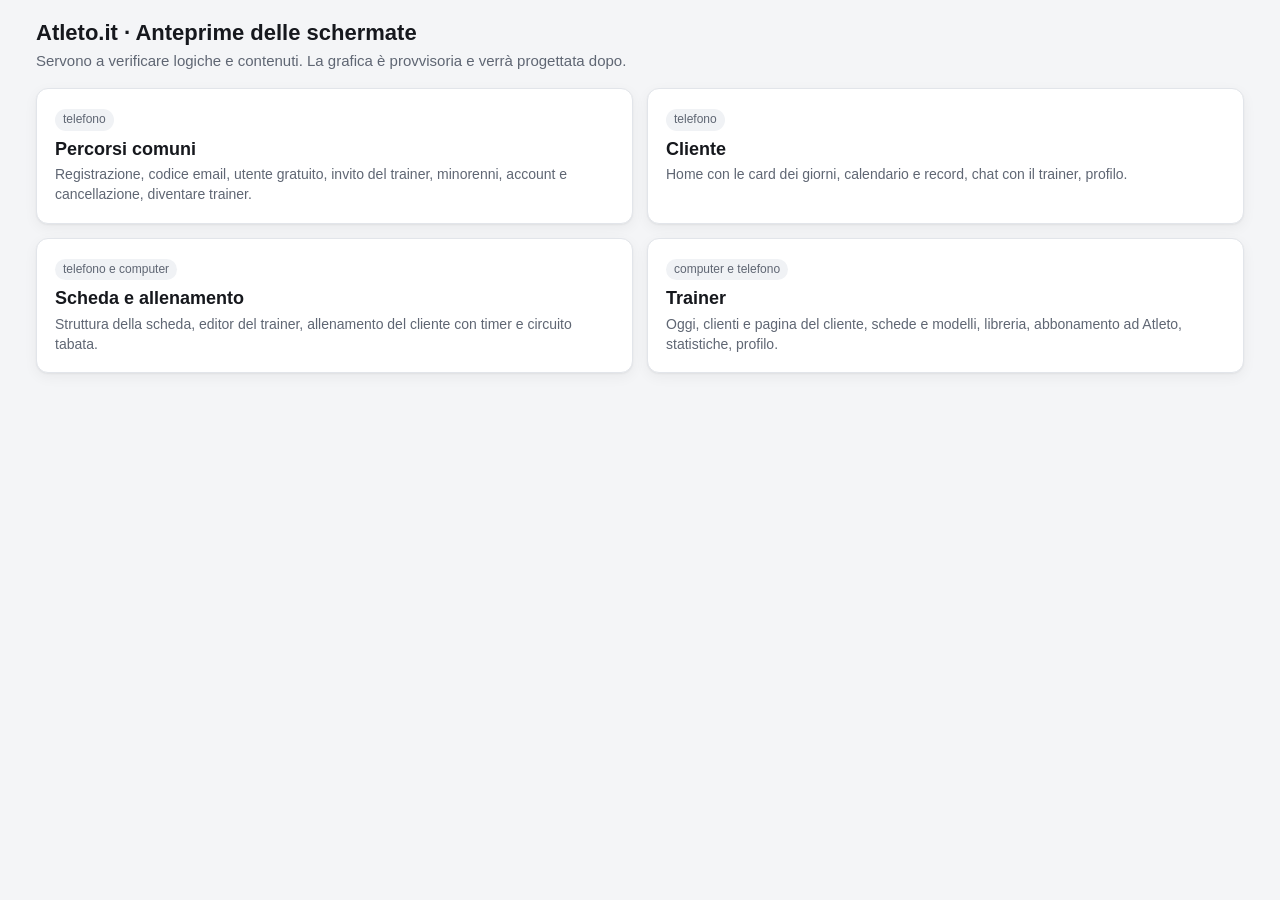
<file: atleto-anteprime/index.html>
<!doctype html>
<html lang="it">
<head>
<meta charset="utf-8">
<meta name="robots" content="noindex, nofollow">
<meta name="viewport" content="width=device-width, initial-scale=1">
<title>Anteprime Atleto.it</title>
<link rel="stylesheet" href="stile.css">
<style>
.tiles{display:grid;gap:14px;grid-template-columns:1fr}
@media(min-width:760px){.tiles{grid-template-columns:1fr 1fr}}
.tile{display:block;text-decoration:none;color:inherit;padding:18px}
.tile:hover{border-color:var(--accent)}
.tile h2{font-size:18px;margin-bottom:4px}
.tile p{color:var(--muted);font-size:14px}
</style>
</head>
<body>
<div class="wrap">
  <div class="top">
    <div>
      <h1>Atleto.it · Anteprime delle schermate</h1>
      <p>Servono a verificare logiche e contenuti. La grafica è provvisoria e verrà progettata dopo.</p>
    </div>
  </div>
  <div class="tiles">
    <a class="card tile" href="accesso.html"><span class="pill">telefono</span><h2 style="margin-top:8px">Percorsi comuni</h2><p>Registrazione, codice email, utente gratuito, invito del trainer, minorenni, account e cancellazione, diventare trainer.</p></a>
    <a class="card tile" href="cliente.html"><span class="pill">telefono</span><h2 style="margin-top:8px">Cliente</h2><p>Home con le card dei giorni, calendario e record, chat con il trainer, profilo.</p></a>
    <a class="card tile" href="scheda.html"><span class="pill">telefono e computer</span><h2 style="margin-top:8px">Scheda e allenamento</h2><p>Struttura della scheda, editor del trainer, allenamento del cliente con timer e circuito tabata.</p></a>
    <a class="card tile" href="trainer.html"><span class="pill">computer e telefono</span><h2 style="margin-top:8px">Trainer</h2><p>Oggi, clienti e pagina del cliente, schede e modelli, libreria, abbonamento ad Atleto, statistiche, profilo.</p></a>

  </div>
  
</div>
</body>
</html>
</file>
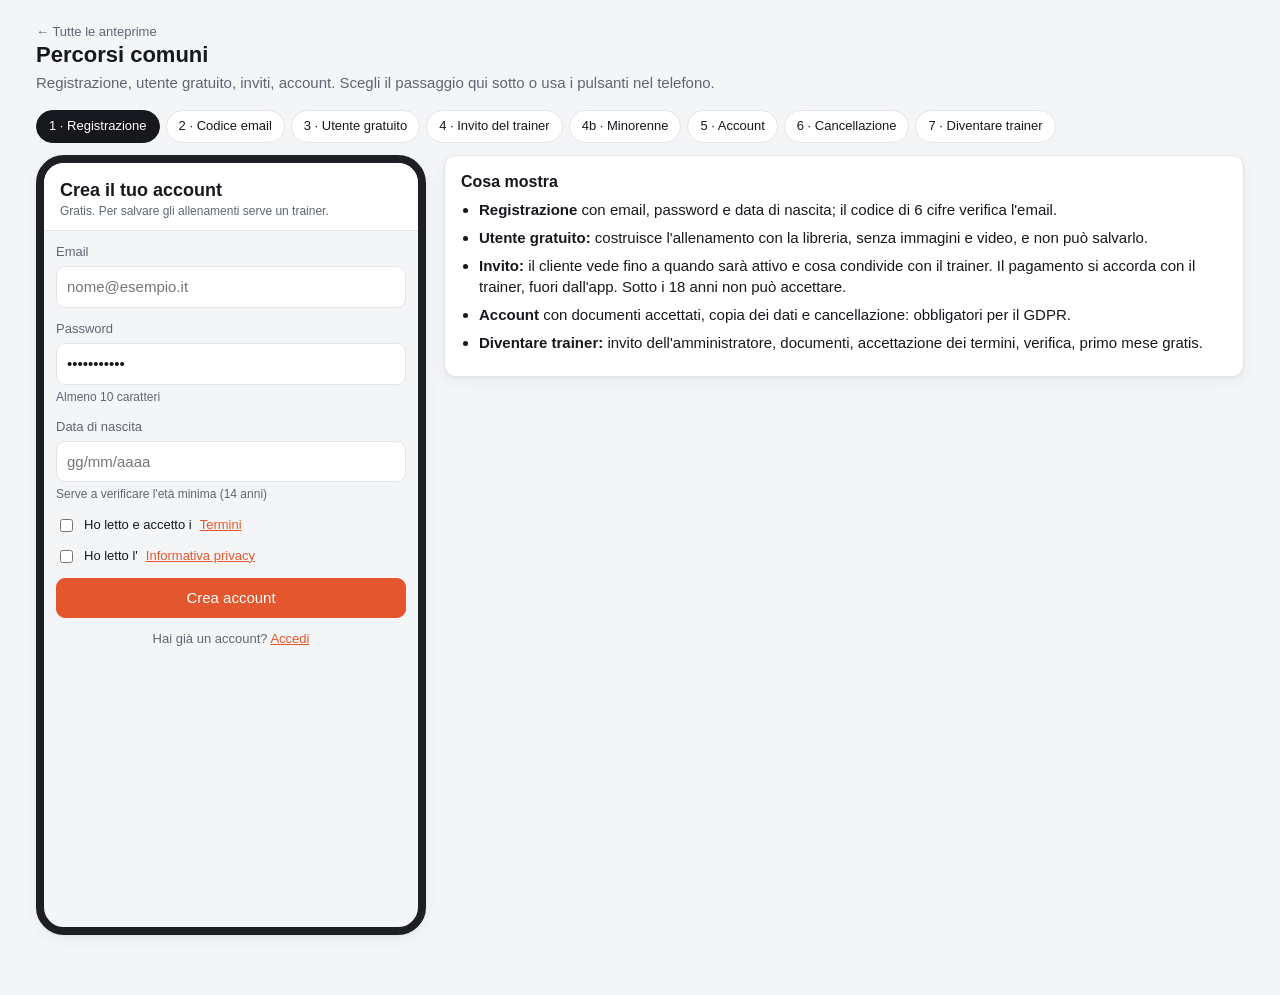
<file: atleto-anteprime/accesso.html>
<!doctype html>
<html lang="it">
<head>
<meta charset="utf-8">
<meta name="robots" content="noindex, nofollow">
<meta name="viewport" content="width=device-width, initial-scale=1">
<title>Accesso e account</title>
<link rel="stylesheet" href="stile.css">
</head>
<body>
<div class="wrap" data-scope>
  <div class="top">
    <div>
      <a class="back" href="index.html">← Tutte le anteprime</a>
      <h1>Percorsi comuni</h1>
      <p>Registrazione, utente gratuito, inviti, account. Scegli il passaggio qui sotto o usa i pulsanti nel telefono.</p>
    </div>
  </div>
  <div class="flowbar">
    <button class="on" data-go="reg">1 · Registrazione</button>
    <button data-go="codice">2 · Codice email</button>
    <button data-go="free">3 · Utente gratuito</button>
    <button data-go="invito">4 · Invito del trainer</button>
    <button data-go="minore">4b · Minorenne</button>
    <button data-go="account">5 · Account</button>
    <button data-go="cancella">6 · Cancellazione</button>
    <button data-go="tr1">7 · Diventare trainer</button>
  </div>

  <div class="phones">
    <div class="phone">
      <!-- 1 REGISTRAZIONE -->
      <div data-screen="reg" style="display:contents">
        <div class="ph-head"><div class="t">Crea il tuo account</div><div class="muted xs">Gratis. Per salvare gli allenamenti serve un trainer.</div></div>
        <div class="ph-body">
          <label class="field">Email<input placeholder="nome@esempio.it"></label>
          <label class="field">Password<input type="password" value="12345678901"><span class="xs">Almeno 10 caratteri</span></label>
          <label class="field">Data di nascita<input placeholder="gg/mm/aaaa"><span class="xs">Serve a verificare l'età minima (14 anni)</span></label>
          <label class="check"><input type="checkbox"> Ho letto e accetto i <a href="#">Termini</a></label>
          <label class="check"><input type="checkbox"> Ho letto l'<a href="#">Informativa privacy</a></label>
          <button class="btn primary block" data-go="codice">Crea account</button>
          <p class="small muted" style="text-align:center">Hai già un account? <a href="#">Accedi</a></p>
        </div>
      </div>

      <!-- 2 CODICE -->
      <div data-screen="codice" hidden style="display:contents">
        <div class="ph-head"><div class="t">Controlla la tua email</div></div>
        <div class="ph-body">
          <p class="small">Abbiamo mandato un codice di 6 cifre a <b>luca@…</b>. Scade tra 15 minuti.</p>
          <div class="row" style="justify-content:center;gap:6px">
            <input maxlength="1" value="4" style="width:44px;height:52px;text-align:center;font-size:22px;border:1px solid var(--line);border-radius:10px;background:var(--surface)">
            <input maxlength="1" value="8" style="width:44px;height:52px;text-align:center;font-size:22px;border:1px solid var(--line);border-radius:10px;background:var(--surface)">
            <input maxlength="1" value="2" style="width:44px;height:52px;text-align:center;font-size:22px;border:1px solid var(--line);border-radius:10px;background:var(--surface)">
            <input maxlength="1" style="width:44px;height:52px;text-align:center;font-size:22px;border:1px solid var(--line);border-radius:10px;background:var(--surface)">
            <input maxlength="1" style="width:44px;height:52px;text-align:center;font-size:22px;border:1px solid var(--line);border-radius:10px;background:var(--surface)">
            <input maxlength="1" style="width:44px;height:52px;text-align:center;font-size:22px;border:1px solid var(--line);border-radius:10px;background:var(--surface)">
          </div>
          <button class="btn primary block" data-go="free">Conferma</button>
          <p class="small muted" style="text-align:center">Non è arrivato? <a href="#">Invia di nuovo</a> (tra 60 s)</p>
        </div>
      </div>

      <!-- 3 UTENTE GRATUITO -->
      <div data-screen="free" hidden style="display:contents">
        <div class="ph-head"><div class="muted xs">Ciao Luca</div><div class="t">Allenati</div></div>
        <div class="ph-body">
          <button class="card pad" data-go="invito" style="text-align:left;border-color:var(--accent);background:var(--accent-soft);cursor:pointer">
            <b>Marco R. ti ha invitato</b><div class="small">Diventa suo cliente e salva i tuoi allenamenti →</div>
          </button>
          <div class="card pad">
            <b style="font-size:17px">Nuovo allenamento</b>
            <div class="small muted">Scegli gli esercizi, usa timer e cronometro.</div>
            <div class="row" style="margin-top:10px"><button class="btn primary">+ Esercizio</button><button class="btn">⏱ Cronometro</button><button class="btn">◷ Timer</button></div>
          </div>
          <div class="card pad">
            <b>Allenamento in corso</b>
            <div class="li"><div class="thumb">—</div><div class="grow">Squat<div class="xs muted">Esercizio fondamentale per le gambe.</div></div><span class="small">3 serie</span></div>
            <div class="li"><div class="thumb">—</div><div class="grow">Plank<div class="xs muted">Tenuta per l'addome.</div></div><span class="small">2 serie</span></div>
            <div class="xs muted">Immagini e video degli esercizi sono riservati ai clienti.</div>
          </div>
          <div class="card pad">
            <button class="btn block" disabled>Salva allenamento</button>
            <p class="small muted" style="margin-top:6px">Per salvare lo storico serve un trainer. Quando chiudi, questo allenamento non viene conservato.</p>
          </div>
          <button class="btn" data-go="account">Account</button>
        </div>
      </div>

      <!-- 4 INVITO -->
      <div data-screen="invito" hidden style="display:contents">
        <div class="ph-head"><button class="back" data-go="free" style="border:0;background:none;padding:0;cursor:pointer">← Indietro</button><div class="t">Invito di Marco R.</div></div>
        <div class="ph-body">
          <div class="card pad row"><div class="av" style="width:52px;height:52px;flex-basis:52px">MR</div><div><b>Marco R.</b><div class="small muted">Istruttore fitness, 8 anni di esperienza.</div></div></div>
          <div class="card pad">
            <div class="li"><div class="grow muted">Accesso completo fino al</div><div><b>12/02/2027</b></div></div>
            <div class="xs muted">Schede, storico, calendario, video degli esercizi e chat con Marco. Il pagamento lo concordi direttamente con lui.</div>
          </div>
          <div class="note blue small">Accettando, <b>Marco vedrà</b> il tuo nome, i giorni in cui ti alleni e potrà scriverti in chat. Non vedrà i dettagli delle serie. Potrai interrompere quando vuoi.</div>
          <button class="btn primary block">Accetta e diventa cliente</button>
          <button class="btn block">Rifiuta</button>
        </div>
      </div>

      <!-- 4b MINORENNE -->
      <div data-screen="minore" hidden style="display:contents">
        <div class="ph-head"><div class="t">Invito di Marco R.</div></div>
        <div class="ph-body">
          <div class="note">Per diventare cliente bisogna avere <b>almeno 18 anni</b>. Puoi continuare a usare l'app gratis per allenarti con timer e cronometro.</div>
          <p class="small muted">Più avanti un genitore potrà sottoscrivere l'abbonamento per te.</p>
          <button class="btn block" data-go="free">Torna all'app</button>
        </div>
      </div>

      <!-- 5 ACCOUNT -->
      <div data-screen="account" hidden style="display:contents">
        <div class="ph-head"><div class="t">Account</div></div>
        <div class="ph-body">
          <div class="card pad">
            <div class="li"><div class="grow muted">Email</div><div>luca@… <a href="#" class="small">cambia</a></div></div>
            <div class="li"><div class="grow muted">Password</div><div><a href="#" class="small">cambia</a></div></div>
            <div class="li"><div class="grow muted">Dispositivi collegati</div><div>2 <a href="#" class="small">esci da tutti</a></div></div>
          </div>
          <div class="card pad">
            <b>Documenti accettati</b>
            <div class="li"><div class="grow">Termini di servizio</div><span class="xs muted">v1.0 · 19/11/2026</span></div>
            <div class="li"><div class="grow">Informativa privacy</div><span class="xs muted">v1.0 · 19/11/2026</span></div>
          </div>
          <div class="card pad">
            <b>I tuoi dati</b>
            <div class="li"><div class="grow">Scarica una copia dei tuoi dati</div><button class="btn">Richiedi</button></div>
            <div class="li"><div class="grow">Notifiche dei messaggi</div><span class="pill p-ok">attive</span></div>
          </div>
          <button class="btn danger block" data-go="cancella">Cancella account</button>
          <button class="btn block">Esci</button>
        </div>
      </div>

      <!-- 6 CANCELLAZIONE -->
      <div data-screen="cancella" hidden style="display:contents">
        <div class="ph-head"><button class="back" data-go="account" style="border:0;background:none;padding:0;cursor:pointer">← Indietro</button><div class="t">Cancella account</div></div>
        <div class="ph-body">
          <p class="small">Cosa succede:</p>
          <ul class="small" style="margin:0;padding-left:18px">
            <li>nome, email, data di nascita, allenamenti e messaggi vengono cancellati o resi anonimi;</li>
            <li>i pagamenti restano registrati <b>senza il tuo nome</b> per gli obblighi fiscali (10 anni);</li>
            <li>il collegamento con il tuo trainer si chiude: eventuali pagamenti già fatti a lui li gestisci direttamente con lui.</li>
          </ul>
          <label class="field">Per confermare scrivi la tua password<input type="password"></label>
          <button class="btn danger block">Cancella definitivamente</button>
          <p class="xs muted">Riceverai un'email di conferma.</p>
        </div>
      </div>

      <!-- 7 DIVENTARE TRAINER -->
      <div data-screen="tr1" hidden style="display:contents">
        <div class="ph-head"><div class="muted xs">Invito dell'amministratore</div><div class="t">Diventa trainer su Atleto</div></div>
        <div class="ph-body">
          <div class="card pad">
            <div class="row"><span class="pill p-ok">1 · Accetta</span><span class="pill p-acc">2 · Documenti</span><span class="pill">3 · Profilo</span><span class="pill">4 · Verifica</span><span class="pill">5 · Prova gratuita</span></div>
          </div>
          <div class="card pad stack">
            <b>Carica i documenti</b>
            <div class="li"><div class="grow">Documento d'identità<div class="xs muted">obbligatorio</div></div><span class="pill p-ok">caricato</span></div>
            <div class="li"><div class="grow">Certificazione (es. attestato CONI)<div class="xs muted">obbligatoria</div></div><button class="btn">Carica</button></div>
            <div class="li"><div class="grow">Assicurazione RC professionale<div class="xs muted">facoltativa</div></div><button class="btn">Carica</button></div>
            <div class="xs muted">Li vede solo l'amministratore, per verificarli.</div>
          </div>
          <div class="card pad stack">
            <b>Da accettare</b>
            <label class="check"><input type="checkbox"> Termini per i trainer</label>
            <label class="check"><input type="checkbox"> Informativa privacy per i trainer</label>
            <label class="check"><input type="checkbox"> Liberatoria sui contenuti (esercizi, foto, video)</label>
          </div>
          <div class="card pad">
            <b>Il tuo abbonamento</b>
            <div class="small" style="margin-top:4px"><b>Primo mese gratis</b>, poi XX €/mese con rinnovo automatico. Clienti illimitati. Disdici quando vuoi.</div>
            <div class="xs muted" style="margin-top:4px">La prova parte quando il tuo account viene attivato. Puoi aggiungere la carta adesso o entro la fine della prova.</div>
          </div>
          <button class="btn primary block">Continua</button>
          <p class="xs muted">Dopo la verifica dei documenti ricevi un'email e si attiva l'area di gestione.</p>
        </div>
      </div>
    </div>

    <div class="card side">
      <h3>Cosa mostra</h3>
      <ul>
        <li><b>Registrazione</b> con email, password e data di nascita; il codice di 6 cifre verifica l'email.</li>
        <li><b>Utente gratuito:</b> costruisce l'allenamento con la libreria, senza immagini e video, e non può salvarlo.</li>
        <li><b>Invito:</b> il cliente vede fino a quando sarà attivo e cosa condivide con il trainer. Il pagamento si accorda con il trainer, fuori dall'app. Sotto i 18 anni non può accettare.</li>
        <li><b>Account</b> con documenti accettati, copia dei dati e cancellazione: obbligatori per il GDPR.</li>
        <li><b>Diventare trainer:</b> invito dell'amministratore, documenti, accettazione dei termini, verifica, primo mese gratis.</li>
      </ul>
      
    </div>
  </div>
</div>
<script src="nav.js"></script>
</body>
</html>
</file>
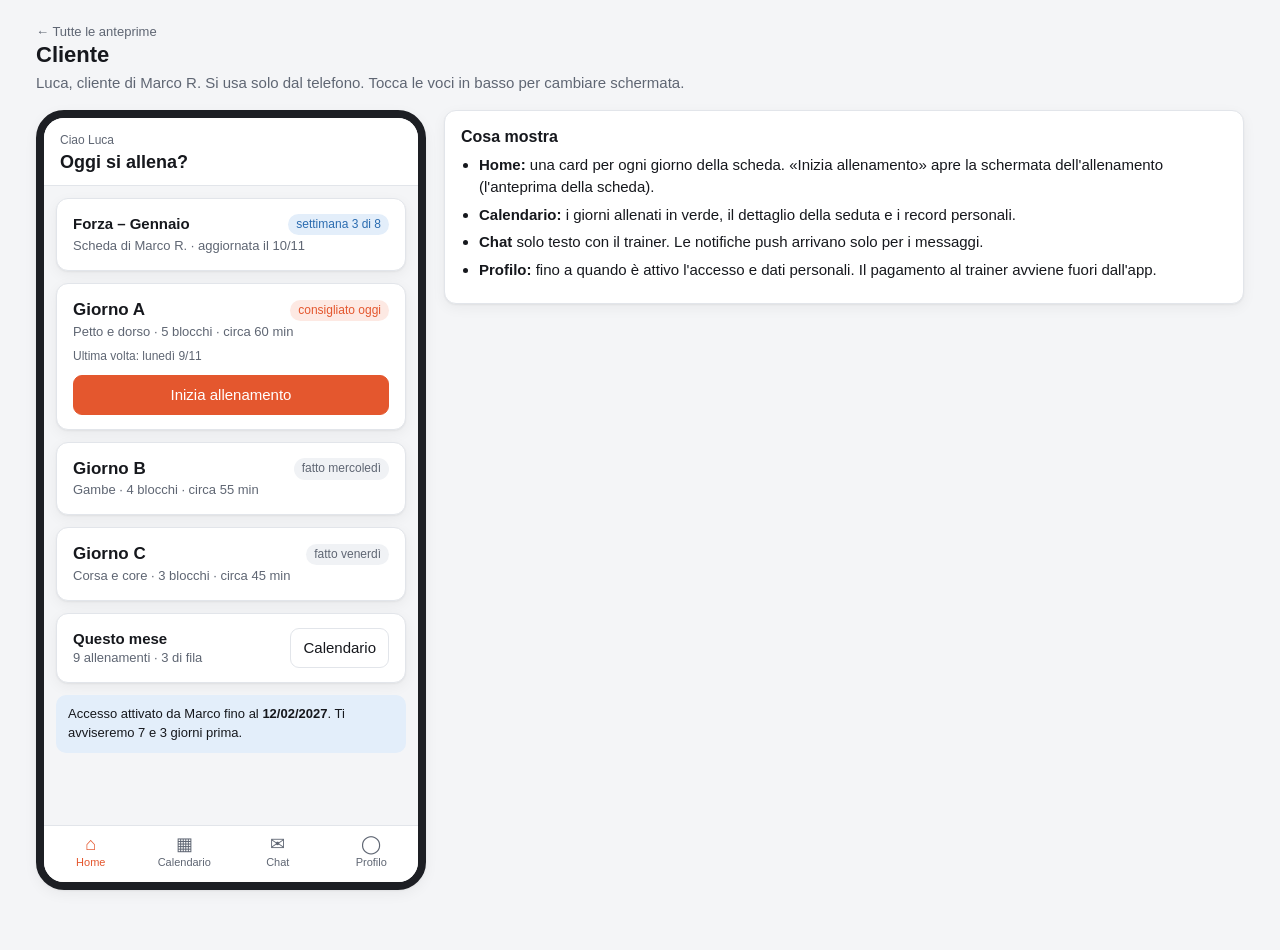
<file: atleto-anteprime/cliente.html>
<!doctype html>
<html lang="it">
<head>
<meta charset="utf-8">
<meta name="robots" content="noindex, nofollow">
<meta name="viewport" content="width=device-width, initial-scale=1">
<title>Area cliente</title>
<link rel="stylesheet" href="stile.css">
</head>
<body>
<div class="wrap">
  <div class="top">
    <div>
      <a class="back" href="index.html">← Tutte le anteprime</a>
      <h1>Cliente</h1>
      <p>Luca, cliente di Marco R. Si usa solo dal telefono. Tocca le voci in basso per cambiare schermata.</p>
    </div>
  </div>

  <div class="phones">
    <div class="phone" data-scope>
      <!-- HOME -->
      <div data-screen="home" style="display:contents">
        <div class="ph-head"><div class="muted xs">Ciao Luca</div><div class="t">Oggi si allena?</div></div>
        <div class="ph-body">
          <div class="card pad">
            <div class="row between"><b>Forza – Gennaio</b><span class="pill p-blue">settimana 3 di 8</span></div>
            <div class="muted small" style="margin-top:2px">Scheda di Marco R. · aggiornata il 10/11</div>
          </div>

          <a class="card pad" href="scheda.html" style="text-decoration:none;color:inherit;display:block">
            <div class="row between"><b style="font-size:17px">Giorno A</b><span class="pill p-acc">consigliato oggi</span></div>
            <div class="muted small">Petto e dorso · 5 blocchi · circa 60 min</div>
            <div class="xs muted" style="margin-top:6px">Ultima volta: lunedì 9/11</div>
            <div class="btn primary block" style="margin-top:10px">Inizia allenamento</div>
          </a>
          <div class="card pad">
            <div class="row between"><b style="font-size:17px">Giorno B</b><span class="pill">fatto mercoledì</span></div>
            <div class="muted small">Gambe · 4 blocchi · circa 55 min</div>
          </div>
          <div class="card pad">
            <div class="row between"><b style="font-size:17px">Giorno C</b><span class="pill">fatto venerdì</span></div>
            <div class="muted small">Corsa e core · 3 blocchi · circa 45 min</div>
          </div>

          <div class="card pad row between">
            <div><b>Questo mese</b><div class="muted small">9 allenamenti · 3 di fila</div></div>
            <button class="btn" data-go="calendario">Calendario</button>
          </div>
          <div class="note blue">Accesso attivato da Marco fino al <b>12/02/2027</b>. Ti avviseremo 7 e 3 giorni prima.</div>
        </div>
      </div>

      <!-- CALENDARIO -->
      <div data-screen="calendario" hidden style="display:contents">
        <div class="ph-head"><div class="muted xs">I tuoi allenamenti</div><div class="t">Novembre 2026</div></div>
        <div class="ph-body">
          <div class="card pad">
            <div class="cal" id="cal"></div>
          </div>
          <div class="card pad">
            <b>Venerdì 13</b>
            <div class="li"><div class="thumb">C</div><div class="grow"><div>Giorno C · Corsa e core</div><div class="xs muted">48 min · 14 serie su 15 completate</div></div></div>
          </div>
          <div class="stats" style="grid-template-columns:1fr 1fr">
            <div class="card stat"><div class="muted xs">Questo mese</div><div class="v">9</div></div>
            <div class="card stat"><div class="muted xs">Record nuovi</div><div class="v">2</div></div>
          </div>
          <div class="card pad">
            <b>Record personali</b>
            <div class="li"><div class="grow">Panca piana</div><b>65 kg × 8</b></div>
            <div class="li"><div class="grow">Plank</div><b>1' 10"</b></div>
          </div>
        </div>
      </div>

      <!-- CHAT -->
      <div data-screen="chat" hidden style="display:contents">
        <div class="ph-head row"><div class="av">MR</div><div><div class="t" style="font-size:16px">Marco R.</div><div class="xs muted">il tuo trainer</div></div></div>
        <div class="ph-body">
          <div class="chat">
            <div class="msg sys">Nuova scheda disponibile: Forza – Gennaio</div>
            <div class="msg">Ciao Luca, ti ho messo la scheda nuova. Inizia leggero la prima settimana 💪<span class="tm">10/11 · 18:02</span></div>
            <div class="msg me">Perfetto, grazie! Il circuito finale lo faccio tutto di fila?<span class="tm">18:15</span></div>
            <div class="msg">Sì, parte il timer da solo. Se non ce la fai, fermati e riprendi.<span class="tm">18:20</span></div>
            <div class="msg me">Ok 👍<span class="tm">18:21 · letto</span></div>
          </div>
          <div class="note xs">Solo testo: niente foto, video o audio. Per problemi di salute rivolgiti a un medico, non scriverli qui.</div>
        </div>
        <div class="composer"><input placeholder="Scrivi a Marco…"><button class="btn primary">Invia</button></div>
      </div>

      <!-- PROFILO -->
      <div data-screen="profilo" hidden style="display:contents">
        <div class="ph-head"><div class="t">Profilo</div></div>
        <div class="ph-body">
          <div class="card pad">
            <b>Accesso</b>
            <div class="li"><div class="grow muted">Trainer</div><div>Marco R.</div></div>
            <div class="li"><div class="grow muted">Attivo fino al</div><div>12/02/2027</div></div>
            <div class="xs muted">Il pagamento lo concordi direttamente con Marco: sarà lui a prolungare il tuo accesso.</div>
          </div>
          <div class="card pad">
            <b>I miei dati</b>
            <div class="li"><div class="grow muted">Nome</div><div>Luca Bianchi</div></div>
            <div class="li"><div class="grow muted">Email</div><div>luca@…</div></div>
            <div class="li"><div class="grow muted">Data di nascita</div><div>04/03/1994</div></div>
            <div class="xs muted">Li vedete solo tu e l'amministratore. Il trainer vede nome e calendario.</div>
          </div>
          <a class="btn block" href="accesso.html">Account, documenti e cancellazione →</a>
        </div>
      </div>

      <nav class="ph-nav">
        <button class="on" data-go="home"><b>⌂</b>Home</button>
        <button data-go="calendario"><b>▦</b>Calendario</button>
        <button data-go="chat"><b>✉</b>Chat</button>
        <button data-go="profilo"><b>◯</b>Profilo</button>
      </nav>
    </div>

    <div class="card side">
      <h3>Cosa mostra</h3>
      <ul>
        <li><b>Home:</b> una card per ogni giorno della scheda. «Inizia allenamento» apre la schermata dell'allenamento (l'anteprima della scheda).</li>
        <li><b>Calendario:</b> i giorni allenati in verde, il dettaglio della seduta e i record personali.</li>
        <li><b>Chat</b> solo testo con il trainer. Le notifiche push arrivano solo per i messaggi.</li>
        <li><b>Profilo:</b> fino a quando è attivo l'accesso e dati personali. Il pagamento al trainer avviene fuori dall'app.</li>
      </ul>
      
    </div>
  </div>
</div>

<script src="nav.js"></script>
<script>
// Calendario di novembre 2026 (inizia di domenica)
var cal=document.getElementById('cal'), done=[2,4,6,9,11,13,16,18,20], h='';
['L','M','M','G','V','S','D'].forEach(function(x){h+='<div class="h">'+x+'</div>';});
for(var i=0;i<6;i++) h+='<div class="d x"></div>';
for(var d=1;d<=30;d++) h+='<div class="d'+(done.indexOf(d)>=0?' on':'')+(d===21?' today':'')+'">'+d+'</div>';
cal.innerHTML=h;
</script>
</body>
</html>
</file>
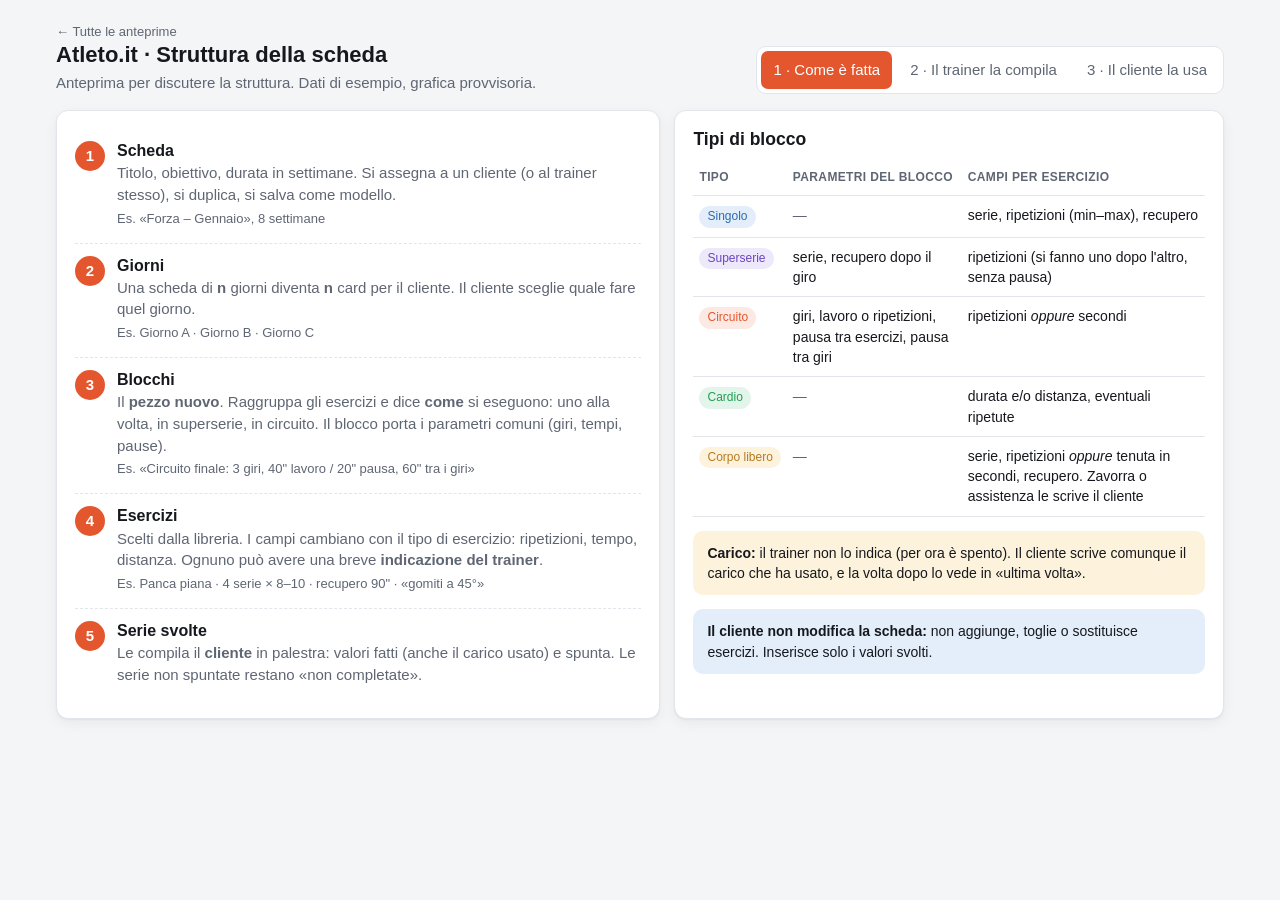
<file: atleto-anteprime/scheda.html>
<!doctype html>
<html lang="it">
<head>
<meta charset="utf-8">
<meta name="robots" content="noindex, nofollow">
<meta name="viewport" content="width=device-width, initial-scale=1">
<title>Struttura della scheda</title>
<style>
:root{
  --bg:#f4f5f7; --surface:#ffffff; --surface-2:#f0f2f5; --line:#e2e5ea;
  --text:#16181d; --muted:#5f6673; --accent:#e4572e; --accent-soft:#fde9e3;
  --ok:#1f9d55; --ok-soft:#e3f5ea; --warn:#b7791f; --warn-soft:#fdf3dc;
  --blue:#2b6cb0; --blue-soft:#e3eefa; --violet:#6b46c1; --violet-soft:#eee8fb;
  --radius:12px; --shadow:0 1px 2px rgba(0,0,0,.05),0 4px 14px rgba(0,0,0,.05);
}
@media (prefers-color-scheme: dark){
  :root{
    --bg:#121418; --surface:#1b1e24; --surface-2:#23272f; --line:#2f343d;
    --text:#eceef2; --muted:#9aa2b0; --accent:#ff7a52; --accent-soft:#3a2219;
    --ok:#48c47c; --ok-soft:#173225; --warn:#e0a84a; --warn-soft:#352a14;
    --blue:#6aa8ec; --blue-soft:#172a40; --violet:#a98af0; --violet-soft:#2a2140;
    --shadow:none;
  }
}
*{box-sizing:border-box}
body{margin:0;background:var(--bg);color:var(--text);font:15px/1.45 -apple-system,BlinkMacSystemFont,"Segoe UI",Roboto,Helvetica,Arial,sans-serif}
h1,h2,h3{margin:0;line-height:1.2}
button,input,select{font:inherit;color:inherit}
.wrap{max-width:1200px;margin:0 auto;padding:20px 16px 80px}
header.top{display:flex;flex-wrap:wrap;gap:12px;align-items:flex-end;justify-content:space-between;margin-bottom:16px}
header.top h1{font-size:22px}
header.top p{margin:4px 0 0;color:var(--muted)}
.tabs{display:flex;gap:6px;background:var(--surface);padding:4px;border-radius:10px;border:1px solid var(--line);overflow-x:auto}
.tabs button{border:0;background:none;padding:8px 12px;border-radius:7px;cursor:pointer;white-space:nowrap;color:var(--muted)}
.tabs button.on{background:var(--accent);color:#fff}
.panel{display:none}.panel.on{display:block}
.card{background:var(--surface);border:1px solid var(--line);border-radius:var(--radius);box-shadow:var(--shadow)}
.muted{color:var(--muted)}
.pill{display:inline-block;font-size:12px;padding:2px 8px;border-radius:99px;background:var(--surface-2);color:var(--muted);white-space:nowrap}
.k-single{background:var(--blue-soft);color:var(--blue)}
.k-super{background:var(--violet-soft);color:var(--violet)}
.k-circ{background:var(--accent-soft);color:var(--accent)}
.k-cardio{background:var(--ok-soft);color:var(--ok)}
.k-body{background:var(--warn-soft);color:var(--warn)}

/* ---------- 1. Struttura ---------- */
.tree{display:grid;gap:14px;grid-template-columns:1fr}
@media(min-width:900px){.tree{grid-template-columns:1.1fr 1fr}}
.levels{padding:18px}
.level{display:flex;gap:12px;padding:12px 0;border-bottom:1px dashed var(--line)}
.level:last-child{border:0}
.level .n{flex:0 0 30px;height:30px;border-radius:50%;background:var(--accent);color:#fff;display:grid;place-items:center;font-weight:600}
.level h3{font-size:16px;margin-bottom:2px}
.level p{margin:2px 0;color:var(--muted)}
.level .ex{font-size:13px;margin-top:4px}
.types{padding:18px}
.types table{width:100%;border-collapse:collapse;font-size:14px}
.types th,.types td{text-align:left;padding:9px 6px;border-bottom:1px solid var(--line);vertical-align:top}
.types th{font-size:12px;color:var(--muted);font-weight:600;text-transform:uppercase;letter-spacing:.03em}
.note{margin-top:14px;padding:12px 14px;border-radius:10px;background:var(--warn-soft);font-size:14px}

/* ---------- 2. Editor trainer ---------- */
.editor{display:grid;gap:14px;grid-template-columns:1fr}
@media(min-width:1000px){.editor{grid-template-columns:200px 1fr 280px}}
.ed-head{padding:14px 16px;display:flex;flex-wrap:wrap;gap:10px;align-items:center;justify-content:space-between;margin-bottom:14px}
.ed-head .t{font-size:18px;font-weight:600}
.btns{display:flex;flex-wrap:wrap;gap:8px}
.btn{border:1px solid var(--line);background:var(--surface);padding:7px 12px;border-radius:8px;cursor:pointer}
.btn.primary{background:var(--accent);border-color:var(--accent);color:#fff}
.days{padding:10px;display:flex;gap:6px;overflow-x:auto}
@media(min-width:1000px){.days{flex-direction:column;overflow:visible}}
.day{border:1px solid var(--line);border-radius:9px;padding:8px 10px;cursor:pointer;background:var(--surface);white-space:nowrap}
.day.on{border-color:var(--accent);background:var(--accent-soft)}
.day small{display:block;color:var(--muted)}
.blocks{display:flex;flex-direction:column;gap:12px}
.block{padding:12px 14px}
.block-h{display:flex;flex-wrap:wrap;gap:8px;align-items:center;justify-content:space-between;margin-bottom:8px}
.block-h .l{display:flex;gap:8px;align-items:center}
.block-h select{border:1px solid var(--line);border-radius:7px;padding:4px 6px;background:var(--surface)}
.bparams{display:flex;flex-wrap:wrap;gap:8px;margin:4px 0 10px;padding:8px 10px;background:var(--surface-2);border-radius:8px;font-size:13px}
.bparams label{display:flex;align-items:center;gap:6px}
.f{width:64px;border:1px solid var(--line);border-radius:6px;padding:4px 6px;background:var(--surface);text-align:center}
.f.w{width:110px;text-align:left}
.erow{display:grid;grid-template-columns:44px 1fr;gap:10px;padding:10px 0;border-top:1px solid var(--line)}
.thumb{width:44px;height:44px;border-radius:8px;background:repeating-linear-gradient(45deg,var(--surface-2),var(--surface-2) 6px,var(--line) 6px,var(--line) 12px);display:grid;place-items:center;font-size:10px;color:var(--muted)}
.ename{font-weight:600;display:flex;gap:6px;align-items:center;flex-wrap:wrap}
.efields{display:flex;flex-wrap:wrap;gap:10px;margin-top:6px;font-size:13px;color:var(--muted)}
.efields label{display:flex;align-items:center;gap:5px}
.efields .ind{flex-basis:100%}
.efields .ind input{width:100%;max-width:420px;border:1px solid var(--line);border-radius:6px;padding:5px 8px;background:var(--surface)}
.off{opacity:.55;text-decoration:line-through}
.addb{border:1px dashed var(--line);background:none;border-radius:10px;padding:10px;cursor:pointer;color:var(--muted)}
.lib{padding:12px}
.lib input[type=search]{width:100%;border:1px solid var(--line);border-radius:8px;padding:8px 10px;background:var(--surface)}
.filters{display:flex;flex-wrap:wrap;gap:6px;margin:8px 0}
.filters span{font-size:12px;padding:3px 8px;border:1px solid var(--line);border-radius:99px;cursor:pointer}
.filters span.on{background:var(--text);color:var(--surface);border-color:var(--text)}
.litem{display:flex;gap:8px;align-items:center;padding:7px 0;border-top:1px solid var(--line);font-size:14px}
.litem .thumb{width:34px;height:34px}
.litem button{margin-left:auto;border:1px solid var(--line);background:var(--surface);border-radius:6px;padding:2px 8px;cursor:pointer}
.legend{font-size:13px;margin-top:10px}

/* ---------- 3. Cliente ---------- */
.client-wrap{display:grid;gap:18px;grid-template-columns:1fr;justify-items:center}
@media(min-width:900px){.client-wrap{grid-template-columns:390px 1fr;justify-items:start;align-items:start}}
.phone{width:100%;max-width:390px;background:var(--bg);border:1px solid var(--line);border-radius:28px;overflow:hidden;box-shadow:var(--shadow);position:relative}
@media(min-width:420px){.phone{border:8px solid #1d1f24}}
.ph-top{background:var(--surface);padding:14px 16px 10px;border-bottom:1px solid var(--line);position:sticky;top:0;z-index:2}
.ph-top .t{font-weight:700;font-size:17px}
.prog{height:6px;background:var(--surface-2);border-radius:99px;margin-top:8px;overflow:hidden}
.prog i{display:block;height:100%;width:0;background:var(--ok);transition:width .3s}
.ph-body{padding:12px;display:flex;flex-direction:column;gap:12px;max-height:680px;overflow-y:auto;padding-bottom:110px}
.cx{padding:12px}
.cx-h{display:flex;gap:10px;align-items:flex-start}
.cx-h .thumb{flex:0 0 52px;width:52px;height:52px}
.cx-name{font-weight:650}
.last{font-size:12px;color:var(--muted);margin-top:2px}
.tip{font-size:12px;margin-top:4px;padding:5px 8px;background:var(--surface-2);border-radius:6px}
.sets{margin-top:8px;display:flex;flex-direction:column;gap:6px}
.set{display:grid;grid-template-columns:28px 1fr 1fr 42px;gap:6px;align-items:center}
.set.three{grid-template-columns:28px 1fr 42px}
.set .idx{font-size:12px;color:var(--muted);text-align:center}
.set input{width:100%;border:1px solid var(--line);border-radius:8px;padding:8px 6px;text-align:center;background:var(--surface)}
.set input::placeholder{color:var(--muted);opacity:.8}
.chk{width:42px;height:38px;border-radius:9px;border:1.5px solid var(--line);background:var(--surface);cursor:pointer;font-size:18px;color:var(--line)}
.set.done .chk{background:var(--ok);border-color:var(--ok);color:#fff}
.set.done input{background:var(--ok-soft);border-color:transparent}
.colh{display:grid;grid-template-columns:28px 1fr 1fr 42px;gap:6px;font-size:11px;color:var(--muted);text-align:center;margin-top:8px}
.colh.three{grid-template-columns:28px 1fr 42px}
.round{margin-top:8px;padding:8px;border:1px solid var(--line);border-radius:9px}
.round h4{margin:0 0 6px;font-size:13px;display:flex;justify-content:space-between}
.citem{display:flex;align-items:center;gap:8px;padding:5px 0;font-size:14px}
.citem span{flex:1}
.citem.done span{color:var(--muted);text-decoration:line-through}
.timer{position:absolute;left:10px;right:10px;bottom:10px;background:var(--text);color:var(--surface);border-radius:14px;padding:10px 14px;display:none;align-items:center;gap:12px;z-index:5}
.timer.on{display:flex}
.timer .big{font-size:26px;font-weight:700;font-variant-numeric:tabular-nums;min-width:70px}
.timer .lbl{font-size:12px;opacity:.8}
.timer button{margin-left:auto;border:0;border-radius:8px;padding:7px 10px;background:var(--accent);color:#fff;cursor:pointer}
.timer .bar{position:absolute;left:0;bottom:0;height:3px;background:var(--accent);border-radius:0 0 14px 14px}
.savebar{display:flex;gap:8px}
.savebar .btn{flex:1}
.side{padding:16px;max-width:560px}
.side h3{font-size:16px;margin-bottom:8px}
.side ul{margin:0;padding-left:18px}
.side li{margin:6px 0}
@media(max-width:600px){
  .wrap{padding:12px 12px 80px}
  header.top h1{font-size:19px}
  .tabs{flex-wrap:wrap}
  .phone{border:0;border-radius:0;box-shadow:none;background:transparent;overflow:visible}
  .ph-top{border:1px solid var(--line);border-radius:12px}
  .ph-body{max-height:none;overflow:visible;padding:12px 0 110px}
  .timer{position:fixed;left:12px;right:12px;bottom:12px}
}
</style>
</head>
<body>
<div class="wrap">
  <header class="top">
    <div>
      <a href="index.html" style="font-size:13px;text-decoration:none;color:var(--muted)">← Tutte le anteprime</a>
      <h1>Atleto.it · Struttura della scheda</h1>
      <p>Anteprima per discutere la struttura. Dati di esempio, grafica provvisoria.</p>
    </div>
    <nav class="tabs" role="tablist">
      <button class="on" data-tab="p1">1 · Come è fatta</button>
      <button data-tab="p2">2 · Il trainer la compila</button>
      <button data-tab="p3">3 · Il cliente la usa</button>
    </nav>
  </header>

  <!-- ================= 1. STRUTTURA ================= -->
  <section id="p1" class="panel on">
    <div class="tree">
      <div class="card levels">
        <div class="level"><div class="n">1</div><div>
          <h3>Scheda</h3>
          <p>Titolo, obiettivo, durata in settimane. Si assegna a un cliente (o al trainer stesso), si duplica, si salva come modello.</p>
          <p class="ex">Es. «Forza – Gennaio», 8 settimane</p></div></div>
        <div class="level"><div class="n">2</div><div>
          <h3>Giorni</h3>
          <p>Una scheda di <b>n</b> giorni diventa <b>n</b> card per il cliente. Il cliente sceglie quale fare quel giorno.</p>
          <p class="ex">Es. Giorno A · Giorno B · Giorno C</p></div></div>
        <div class="level"><div class="n">3</div><div>
          <h3>Blocchi</h3>
          <p>Il <b>pezzo nuovo</b>. Raggruppa gli esercizi e dice <b>come</b> si eseguono: uno alla volta, in superserie, in circuito. Il blocco porta i parametri comuni (giri, tempi, pause).</p>
          <p class="ex">Es. «Circuito finale: 3 giri, 40" lavoro / 20" pausa, 60" tra i giri»</p></div></div>
        <div class="level"><div class="n">4</div><div>
          <h3>Esercizi</h3>
          <p>Scelti dalla libreria. I campi cambiano con il tipo di esercizio: ripetizioni, tempo, distanza. Ognuno può avere una breve <b>indicazione del trainer</b>.</p>
          <p class="ex">Es. Panca piana · 4 serie × 8–10 · recupero 90" · «gomiti a 45°»</p></div></div>
        <div class="level"><div class="n">5</div><div>
          <h3>Serie svolte</h3>
          <p>Le compila il <b>cliente</b> in palestra: valori fatti (anche il carico usato) e spunta. Le serie non spuntate restano «non completate».</p></div></div>
      </div>

      <div class="card types">
        <h3 style="margin-bottom:10px">Tipi di blocco</h3>
        <table>
          <thead><tr><th>Tipo</th><th>Parametri del blocco</th><th>Campi per esercizio</th></tr></thead>
          <tbody>
            <tr><td><span class="pill k-single">Singolo</span></td><td class="muted">—</td><td>serie, ripetizioni (min–max), recupero</td></tr>
            <tr><td><span class="pill k-super">Superserie</span></td><td>serie, recupero dopo il giro</td><td>ripetizioni (si fanno uno dopo l'altro, senza pausa)</td></tr>
            <tr><td><span class="pill k-circ">Circuito</span></td><td>giri, lavoro o ripetizioni, pausa tra esercizi, pausa tra giri</td><td>ripetizioni <i>oppure</i> secondi</td></tr>
            <tr><td><span class="pill k-cardio">Cardio</span></td><td class="muted">—</td><td>durata e/o distanza, eventuali ripetute</td></tr>
            <tr><td><span class="pill k-body">Corpo libero</span></td><td class="muted">—</td><td>serie, ripetizioni <i>oppure</i> tenuta in secondi, recupero. Zavorra o assistenza le scrive il cliente</td></tr>
          </tbody>
        </table>
        <div class="note"><b>Carico:</b> il trainer non lo indica (per ora è spento). Il cliente scrive comunque il carico che ha usato, e la volta dopo lo vede in «ultima volta».</div>
        <div class="note" style="background:var(--blue-soft)"><b>Il cliente non modifica la scheda:</b> non aggiunge, toglie o sostituisce esercizi. Inserisce solo i valori svolti.</div>
      </div>
    </div>
  </section>

  <!-- ================= 2. EDITOR TRAINER ================= -->
  <section id="p2" class="panel">
    <div class="card ed-head">
      <div>
        <div class="t">Forza – Gennaio</div>
        <div class="muted" style="font-size:13px">Cliente: Luca B. · 8 settimane · dal 12/01 · versione 2</div>
      </div>
      <div class="btns">
        <button class="btn">Duplica</button>
        <button class="btn">Salva come modello</button>
        <button class="btn">Anteprima cliente</button>
        <button class="btn primary">Assegna</button>
      </div>
    </div>

    <div class="editor">
      <div class="card days">
        <div class="day on">Giorno A<small>Petto · Dorso</small></div>
        <div class="day">Giorno B<small>Gambe</small></div>
        <div class="day">Giorno C<small>Corsa + core</small></div>
        <div class="day" style="border-style:dashed;color:var(--muted)">+ Giorno</div>
      </div>

      <div class="blocks" id="blocks">
        <!-- Blocco singolo -->
        <div class="card block">
          <div class="block-h"><div class="l"><span class="pill k-single">Singolo</span><b>Riscaldamento e forza</b></div>
            <select data-kind><option selected>Singolo</option><option>Superserie</option><option>Circuito</option><option>Cardio</option><option>Corpo libero</option></select></div>
          <div class="erow"><div class="thumb">GIF</div><div>
            <div class="ename">Panca piana con bilanciere</div>
            <div class="efields">
              <label>Serie <input class="f" value="4"></label>
              <label>Ripetizioni <input class="f" value="8"> – <input class="f" value="10"></label>
              <label>Recupero <input class="f" value="90"> s</label>
              <label class="off">Carico</label>
              <label class="ind"><input placeholder="Indicazione per il cliente (facoltativa)" value="Gomiti a 45°, scendi lento"></label>
            </div></div></div>
          <div class="erow"><div class="thumb">GIF</div><div>
            <div class="ename">Rematore con manubrio <span class="pill">unilaterale</span></div>
            <div class="efields">
              <label>Serie <input class="f" value="3"></label>
              <label>Ripetizioni <input class="f" value="10"> – <input class="f" value="12"></label>
              <label>Recupero <input class="f" value="60"> s</label>
              <label class="ind"><input placeholder="Indicazione per il cliente (facoltativa)"></label>
            </div></div></div>
        </div>

        <!-- Superserie -->
        <div class="card block">
          <div class="block-h"><div class="l"><span class="pill k-super">Superserie</span><b>Braccia</b></div>
            <select data-kind><option>Singolo</option><option selected>Superserie</option><option>Circuito</option><option>Cardio</option><option>Corpo libero</option></select></div>
          <div class="bparams">
            <label>Serie <input class="f" value="3"></label>
            <label>Recupero dopo la coppia <input class="f" value="75"> s</label>
          </div>
          <div class="erow"><div class="thumb">GIF</div><div><div class="ename">A1 · Curl con manubri</div>
            <div class="efields"><label>Ripetizioni <input class="f" value="12"></label></div></div></div>
          <div class="erow"><div class="thumb">GIF</div><div><div class="ename">A2 · French press</div>
            <div class="efields"><label>Ripetizioni <input class="f" value="12"></label></div></div></div>
        </div>

        <!-- Circuito -->
        <div class="card block">
          <div class="block-h"><div class="l"><span class="pill k-circ">Circuito</span><b>Finale metabolico</b></div>
            <select data-kind><option>Singolo</option><option>Superserie</option><option selected>Circuito</option><option>Cardio</option><option>Corpo libero</option></select></div>
          <div class="bparams">
            <label>Modalità <select class="f w"><option selected>A tempo (tabata)</option><option>A ripetizioni</option></select></label>
            <label>Giri <input class="f" value="3"></label>
            <label>Lavoro <input class="f" value="40"> s</label>
            <label>Pausa tra esercizi <input class="f" value="20"> s</label>
            <label>Pausa tra giri <input class="f" value="60"> s</label>
          </div>
          <div class="erow"><div class="thumb">GIF</div><div><div class="ename">Burpees</div><div class="efields"><label>a tempo (40")</label></div></div></div>
          <div class="erow"><div class="thumb">GIF</div><div><div class="ename">Mountain climber</div><div class="efields"><label>a tempo (40")</label></div></div></div>
          <div class="erow"><div class="thumb">GIF</div><div><div class="ename">Swing con kettlebell</div><div class="efields"><label>a tempo (40")</label></div></div></div>
        </div>

        <!-- Corpo libero -->
        <div class="card block">
          <div class="block-h"><div class="l"><span class="pill k-body">Corpo libero</span><b>Core e trazioni</b></div>
            <select data-kind><option>Singolo</option><option>Superserie</option><option>Circuito</option><option>Cardio</option><option selected>Corpo libero</option></select></div>
          <div class="erow"><div class="thumb">GIF</div><div><div class="ename">Trazioni alla sbarra</div>
            <div class="efields"><label>Serie <input class="f" value="4"></label><label>Ripetizioni <input class="f" value="5"> – <input class="f" value="8"></label><label>Recupero <input class="f" value="120"> s</label></div></div></div>
          <div class="erow"><div class="thumb">GIF</div><div><div class="ename">Plank</div>
            <div class="efields"><label>Serie <input class="f" value="3"></label><label>Tenuta <input class="f" value="45"> s</label><label>Recupero <input class="f" value="45"> s</label></div></div></div>
        </div>

        <!-- Cardio -->
        <div class="card block">
          <div class="block-h"><div class="l"><span class="pill k-cardio">Cardio</span><b>Defaticamento</b></div>
            <select data-kind><option>Singolo</option><option>Superserie</option><option>Circuito</option><option selected>Cardio</option><option>Corpo libero</option></select></div>
          <div class="erow"><div class="thumb">GIF</div><div><div class="ename">Corsa su tapis roulant</div>
            <div class="efields"><label>Durata <input class="f" value="15"> min</label><label>oppure distanza <input class="f" value=""> km</label><label class="ind"><input value="Ritmo tranquillo, devi riuscire a parlare"></label></div></div></div>
          <div class="erow"><div class="thumb">GIF</div><div><div class="ename">Ripetute di corsa</div>
            <div class="efields"><label>Serie <input class="f" value="6"></label><label>Distanza <input class="f" value="400"> m</label><label>Recupero <input class="f" value="90"> s</label></div></div></div>
        </div>

        <button class="addb">+ Aggiungi blocco</button>
      </div>

      <div class="card lib">
        <b>Libreria</b>
        <input type="search" placeholder="Cerca esercizio…" style="margin-top:8px">
        <div class="filters">
          <span class="on">Tutti</span><span>Petto</span><span>Dorso</span><span>Gambe</span><span>Core</span>
          <span>Bilanciere</span><span>Manubri</span><span>Corpo libero</span><span>Corsa</span>
        </div>
        <div class="litem"><div class="thumb"></div>Croci ai cavi<button>+</button></div>
        <div class="litem"><div class="thumb"></div>Dip alle parallele<button>+</button></div>
        <div class="litem"><div class="thumb"></div>Squat con bilanciere<button>+</button></div>
        <div class="litem"><div class="thumb"></div>Hollow hold<button>+</button></div>
        <div class="litem"><div class="thumb"></div>Affondi camminati<button>+</button></div>
        <div class="litem"><div class="thumb" style="background:var(--warn-soft)"></div>Mio: Panca con pausa <span class="pill" style="margin-left:4px">in attesa</span><button>+</button></div>
        <p class="legend muted">Sul telefono la libreria si apre a tutto schermo con «+ Aggiungi esercizio». Gli esercizi in attesa di approvazione i clienti li vedono solo come testo.</p>
      </div>
    </div>
  </section>

  <!-- ================= 3. CLIENTE ================= -->
  <section id="p3" class="panel">
    <div class="client-wrap">
      <div class="phone">
        <div class="ph-top">
          <div class="muted" style="font-size:12px">Forza – Gennaio · settimana 3</div>
          <div class="t">Giorno A · Petto e dorso</div>
          <div class="prog"><i id="prog"></i></div>
        </div>
        <div class="ph-body" id="cbody">

          <div class="card cx" data-rest="90">
            <div class="cx-h"><div class="thumb">GIF</div><div>
              <div class="cx-name">Panca piana con bilanciere</div>
              <div class="muted" style="font-size:13px">4 × 8–10 · recupero 90"</div>
              <div class="last">Ultima volta: 60 kg · 10 · 9 · 8 · 8</div></div></div>
            <div class="tip">Gomiti a 45°, scendi lento</div>
            <div class="colh"><span>#</span><span>kg</span><span>rip.</span><span></span></div>
            <div class="sets">
              <div class="set"><span class="idx">1</span><input inputmode="decimal" placeholder="60"><input inputmode="numeric" placeholder="10"><button class="chk">✓</button></div>
              <div class="set"><span class="idx">2</span><input inputmode="decimal" placeholder="60"><input inputmode="numeric" placeholder="9"><button class="chk">✓</button></div>
              <div class="set"><span class="idx">3</span><input inputmode="decimal" placeholder="60"><input inputmode="numeric" placeholder="8"><button class="chk">✓</button></div>
              <div class="set"><span class="idx">4</span><input inputmode="decimal" placeholder="60"><input inputmode="numeric" placeholder="8"><button class="chk">✓</button></div>
            </div>
          </div>

          <div class="card cx" data-rest="75">
            <div class="cx-h"><div class="thumb">GIF</div><div>
              <div class="cx-name"><span class="pill k-super">Superserie</span> Curl + French press</div>
              <div class="muted" style="font-size:13px">3 giri · 12 + 12 · recupero 75" dopo la coppia</div>
              <div class="last">Ultima volta: 10 kg × 12 · 8 kg × 12</div></div></div>
            <div class="colh"><span>#</span><span>Curl (kg × rip.)</span><span>French (kg × rip.)</span><span></span></div>
            <div class="sets">
              <div class="set"><span class="idx">1</span><input placeholder="10 × 12"><input placeholder="8 × 12"><button class="chk">✓</button></div>
              <div class="set"><span class="idx">2</span><input placeholder="10 × 12"><input placeholder="8 × 12"><button class="chk">✓</button></div>
              <div class="set"><span class="idx">3</span><input placeholder="10 × 12"><input placeholder="8 × 12"><button class="chk">✓</button></div>
            </div>
          </div>

          <div class="card cx" id="circuit" data-work="40" data-pause="20" data-round="60">
            <div class="cx-h"><div class="thumb">GIF</div><div>
              <div class="cx-name"><span class="pill k-circ">Circuito</span> Finale metabolico</div>
              <div class="muted" style="font-size:13px">A tempo · 3 giri · 40" lavoro / 20" pausa · 60" tra i giri · ~9 min</div></div></div>
            <div id="rounds"></div>
            <button class="btn primary" id="tabStart" style="width:100%;margin-top:10px">▶ Avvia circuito</button>
          </div>

          <div class="card cx" data-rest="45">
            <div class="cx-h"><div class="thumb">GIF</div><div>
              <div class="cx-name">Plank</div>
              <div class="muted" style="font-size:13px">3 × 45" · recupero 45"</div>
              <div class="last">Ultima volta: 45" · 40" · 35"</div></div></div>
            <div class="colh three"><span>#</span><span>secondi</span><span></span></div>
            <div class="sets">
              <div class="set three"><span class="idx">1</span><input inputmode="numeric" placeholder="45"><button class="chk">✓</button></div>
              <div class="set three"><span class="idx">2</span><input inputmode="numeric" placeholder="45"><button class="chk">✓</button></div>
              <div class="set three"><span class="idx">3</span><input inputmode="numeric" placeholder="45"><button class="chk">✓</button></div>
            </div>
          </div>

          <div class="card cx">
            <div class="cx-h"><div class="thumb">GIF</div><div>
              <div class="cx-name"><span class="pill k-cardio">Cardio</span> Corsa su tapis roulant</div>
              <div class="muted" style="font-size:13px">15 min</div>
              <div class="last">Ultima volta: 15 min · 2,1 km</div></div></div>
            <div class="tip">Ritmo tranquillo, devi riuscire a parlare</div>
            <div class="colh"><span></span><span>minuti</span><span>km</span><span></span></div>
            <div class="sets">
              <div class="set" data-norest><span class="idx"></span><input inputmode="numeric" placeholder="15"><input inputmode="decimal" placeholder="2,1"><button class="chk">✓</button></div>
            </div>
          </div>

          <div class="card cx" data-rest="90">
            <div class="cx-h"><div class="thumb">GIF</div><div>
              <div class="cx-name"><span class="pill k-cardio">Cardio</span> Ripetute di corsa</div>
              <div class="muted" style="font-size:13px">6 × 400 m · recupero 90"</div>
              <div class="last">Ultima volta: 1'52" · 1'50" · 1'55" · 1'54" · 1'58" · 2'01"</div></div></div>
            <div class="colh"><span>#</span><span>metri</span><span>tempo</span><span></span></div>
            <div class="sets">
              <div class="set"><span class="idx">1</span><input placeholder="400"><input placeholder="1'52&quot;"><button class="chk">✓</button></div>
              <div class="set"><span class="idx">2</span><input placeholder="400"><input placeholder="1'50&quot;"><button class="chk">✓</button></div>
              <div class="set"><span class="idx">3</span><input placeholder="400"><input placeholder="1'55&quot;"><button class="chk">✓</button></div>
              <div class="set"><span class="idx">4</span><input placeholder="400"><input placeholder="1'54&quot;"><button class="chk">✓</button></div>
              <div class="set"><span class="idx">5</span><input placeholder="400"><input placeholder="1'58&quot;"><button class="chk">✓</button></div>
              <div class="set"><span class="idx">6</span><input placeholder="400"><input placeholder="2'01&quot;"><button class="chk">✓</button></div>
            </div>
          </div>

          <div class="savebar"><button class="btn">Interrompi</button><button class="btn primary">Salva allenamento</button></div>
          <p class="muted" style="font-size:12px;margin:0">Le serie non spuntate si salvano come «non completate».</p>
        </div>

        <div class="timer" id="timer">
          <div><div class="lbl" id="tlbl">Recupero</div><div class="big" id="tbig">0:00</div></div>
          <button id="tpause" style="display:none;background:#555">Pausa</button><button id="tskip">Salta</button>
          <div class="bar" id="tbar"></div>
        </div>
      </div>

      <div class="card side">
        <h3>Prova l'anteprima</h3>
        <ul>
          <li>Spunta una serie (✓): parte da solo il <b>recupero deciso dal trainer</b>.</li>
          <li>I campi grigi mostrano i valori dell'<b>ultima volta</b>: se li lasci vuoti e spunti, valgono quelli.</li>
          <li>Il <b>circuito a tempo</b> funziona come un'app tabata: premi «Avvia circuito» e lavoro e pause partono uno dopo l'altro, con un segnale sonoro a ogni cambio. Gli esercizi si spuntano da soli; puoi mettere in pausa o saltare.</li>
          <li>La <b>superserie</b> si spunta come coppia.</li>
          <li>Le <b>ripetute</b> sono serie con la distanza al posto delle ripetizioni.</li>
          <li>La barra in alto mostra quanto manca alla fine della seduta.</li>
        </ul>
        
      </div>
    </div>
  </section>
</div>

<script>
// Schede
document.querySelectorAll('.tabs button').forEach(b=>b.addEventListener('click',()=>{
  document.querySelectorAll('.tabs button').forEach(x=>x.classList.toggle('on',x===b));
  document.querySelectorAll('.panel').forEach(p=>p.classList.toggle('on',p.id===b.dataset.tab));
}));
// Giorni ed etichette del blocco nell'editor
document.querySelectorAll('.day').forEach(d=>d.addEventListener('click',()=>{
  if(d.textContent.startsWith('+'))return;
  document.querySelectorAll('.day').forEach(x=>x.classList.toggle('on',x===d));
}));
const kindCls={'Singolo':'k-single','Superserie':'k-super','Circuito':'k-circ','Cardio':'k-cardio','Corpo libero':'k-body'};
document.querySelectorAll('select[data-kind]').forEach(s=>s.addEventListener('change',()=>{
  const pill=s.closest('.block').querySelector('.block-h .pill');
  pill.className='pill '+kindCls[s.value]; pill.textContent=s.value;
}));
document.querySelectorAll('.filters span').forEach(f=>f.addEventListener('click',()=>f.classList.toggle('on')));

// Circuito: 3 giri
const circ=document.getElementById('circuit');
const exs=['Burpees','Mountain climber','Swing con kettlebell'];
const rounds=document.getElementById('rounds');
for(let g=1;g<=3;g++){
  const r=document.createElement('div');r.className='round';
  r.innerHTML='<h4><span>Giro '+g+' di 3</span><span class="muted" style="font-weight:400">'+(g<3?'poi 60" di pausa':'ultimo giro')+'</span></h4>'+
    exs.map((e,i)=>'<div class="citem" data-ex="'+i+'" data-round="'+g+'"><span>'+e+' · 40"</span><button class="chk">✓</button></div>').join('');
  rounds.appendChild(r);
}

// Timer di recupero
const T={el:document.getElementById('timer'),big:document.getElementById('tbig'),lbl:document.getElementById('tlbl'),bar:document.getElementById('tbar'),id:null};
function startTimer(sec,label){
  if(tab.on) return;
  clearInterval(T.id); let left=sec; const tot=sec;
  T.lbl.textContent=label; T.el.classList.add('on');
  const draw=()=>{T.big.textContent=Math.floor(left/60)+':'+String(left%60).padStart(2,'0');T.bar.style.width=(100*(tot-left)/tot)+'%';};
  draw();
  T.id=setInterval(()=>{left--; if(left<=0){stopTimer();return;} draw();},1000);
}
function stopTimer(){clearInterval(T.id);T.el.classList.remove('on');}
document.getElementById('tskip').addEventListener('click',()=>{ if(tab.on){tabNext();} else stopTimer(); });

// Circuito a tempo (tabata): lavoro e pause in coda, da soli
let actx=null;
function beep(f,d){try{actx=actx||new (window.AudioContext||window.webkitAudioContext)();const o=actx.createOscillator(),g=actx.createGain();o.frequency.value=f;o.connect(g);g.connect(actx.destination);g.gain.setValueAtTime(.2,actx.currentTime);o.start();o.stop(actx.currentTime+d);}catch(e){}}
const steps=[];
for(let g=1;g<=3;g++){exs.forEach((e,i)=>{
  steps.push({sec:+circ.dataset.work,label:'Lavoro · '+e+' · giro '+g+'/3',item:'[data-round="'+g+'"][data-ex="'+i+'"]'});
  const lastEx=i===exs.length-1;
  if(!lastEx) steps.push({sec:+circ.dataset.pause,label:'Pausa · poi '+exs[i+1]});
  else if(g<3) steps.push({sec:+circ.dataset.round,label:'Pausa tra i giri · poi giro '+(g+1)});
});}
const tab={i:0,left:0,id:null,paused:false,on:false};
const pauseBtn=document.getElementById('tpause');
function tabDraw(){const st=steps[tab.i];T.lbl.textContent=st.label;T.big.textContent=Math.floor(tab.left/60)+':'+String(tab.left%60).padStart(2,'0');T.bar.style.width=(100*(st.sec-tab.left)/st.sec)+'%';
  document.querySelectorAll('.citem').forEach(c=>c.style.fontWeight='');if(st.item){const c=document.querySelector(st.item);c.style.fontWeight='700';}}
function tabNext(){const st=steps[tab.i];if(st.item){document.querySelector(st.item).classList.add('done');progress();}
  tab.i++; if(tab.i>=steps.length){tabStop();beep(1200,.6);return;}
  tab.left=steps[tab.i].sec; beep(steps[tab.i].item?1000:600,.25); tabDraw();}
function tabTick(){if(tab.paused)return;tab.left--; if(tab.left<=3&&tab.left>0)beep(800,.08); if(tab.left<=0)tabNext(); else tabDraw();}
function tabStop(){clearInterval(tab.id);tab.on=false;pauseBtn.style.display='none';T.el.classList.remove('on');document.querySelectorAll('.citem').forEach(c=>c.style.fontWeight='');}
document.getElementById('tabStart').addEventListener('click',()=>{
  clearInterval(T.id); tab.i=0; tab.left=steps[0].sec; tab.paused=false; tab.on=true;
  document.querySelectorAll('.citem').forEach(c=>c.classList.remove('done'));
  T.el.classList.add('on'); pauseBtn.style.display=''; pauseBtn.textContent='Pausa'; beep(1000,.25); tabDraw();
  clearInterval(tab.id); tab.id=setInterval(tabTick,1000);
});
pauseBtn.addEventListener('click',()=>{tab.paused=!tab.paused;pauseBtn.textContent=tab.paused?'Riprendi':'Pausa';});

// Avanzamento
function progress(){
  const all=document.querySelectorAll('#cbody .set, #cbody .citem');
  const done=document.querySelectorAll('#cbody .set.done, #cbody .citem.done');
  document.getElementById('prog').style.width=(100*done.length/all.length)+'%';
}

// Spunta delle serie
document.getElementById('cbody').addEventListener('click',e=>{
  const b=e.target.closest('.chk'); if(!b)return;
  const row=b.closest('.set, .citem'); const wasDone=row.classList.contains('done');
  row.classList.toggle('done');
  if(row.classList.contains('set')){
    row.querySelectorAll('input').forEach(i=>{ if(!wasDone && !i.value) i.value=i.placeholder; });
    const card=row.closest('.cx');
    if(!wasDone && card.dataset.rest && !row.hasAttribute('data-norest')){
      const isLast=row===card.querySelector('.sets .set:last-child');
      if(!isLast) startTimer(+card.dataset.rest,'Recupero'); else stopTimer();
    }
  }
  progress();
});
</script>
</body>
</html>
</file>
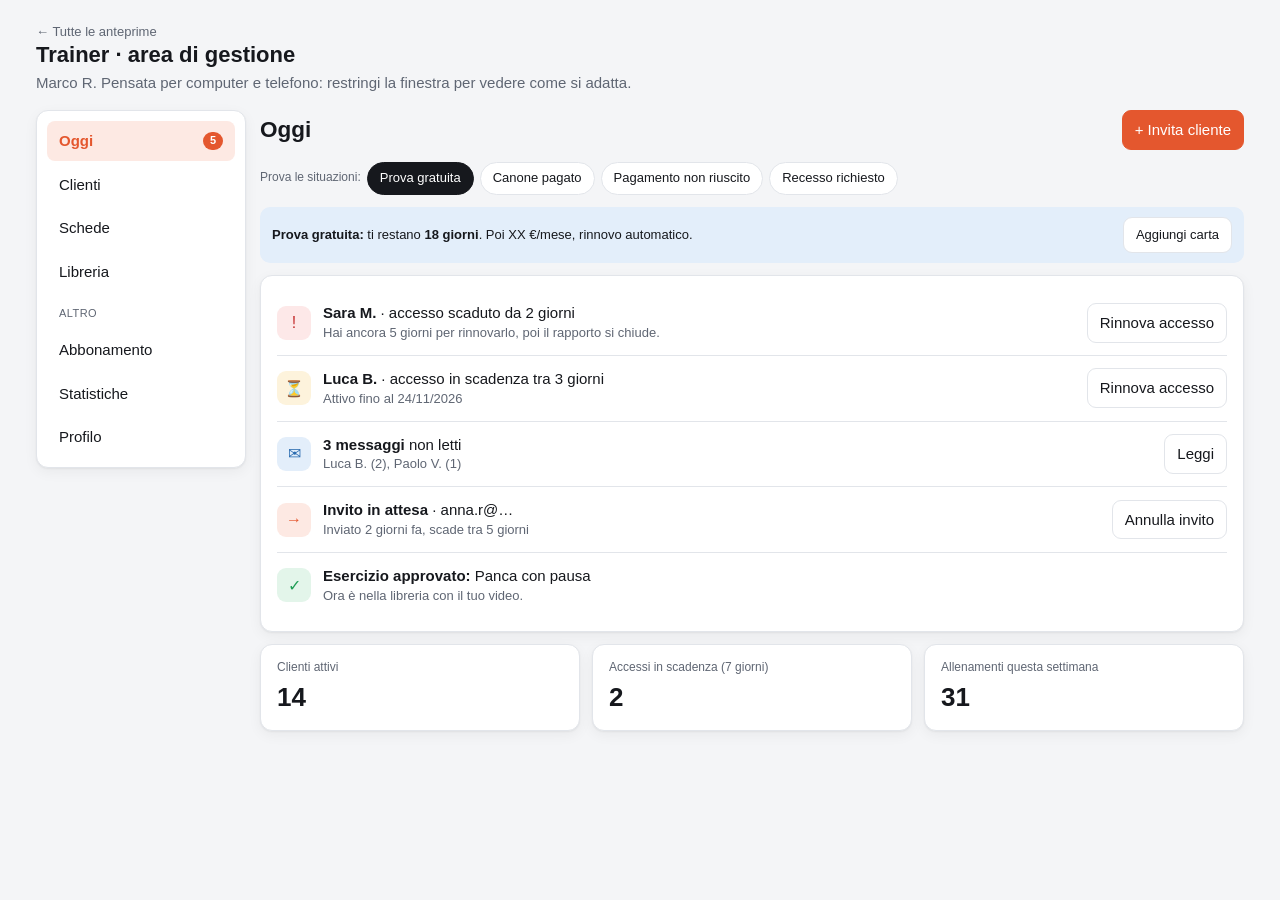
<file: atleto-anteprime/trainer.html>
<!doctype html>
<html lang="it">
<head>
<meta charset="utf-8">
<meta name="robots" content="noindex, nofollow">
<meta name="viewport" content="width=device-width, initial-scale=1">
<title>Area trainer</title>
<link rel="stylesheet" href="stile.css">
</head>
<body>
<div class="wrap">
  <div class="top">
    <div>
      <a class="back" href="index.html">← Tutte le anteprime</a>
      <h1>Trainer · area di gestione</h1>
      <p>Marco R. Pensata per computer e telefono: restringi la finestra per vedere come si adatta.</p>
    </div>
  </div>

  <div class="shell" data-scope>
    <nav class="card menu">
      <button class="on" data-go="oggi">Oggi <span class="badge">5</span></button>
      <button data-go="clienti">Clienti</button>
      <button data-go="schede">Schede</button>
      <button data-go="libreria">Libreria</button>
      <div class="sep">Altro</div>
      <button data-go="abbonamento">Abbonamento</button>
      <button data-go="statistiche">Statistiche</button>
      <button data-go="profilo">Profilo</button>
    </nav>

    <main class="main stack">
      <!-- OGGI -->
      <section data-screen="oggi" class="stack">
        <div class="row between"><h2>Oggi</h2><button class="btn primary" data-open="invita">+ Invita cliente</button></div>
        <div data-scope class="stack">
          <div class="flowbar" style="margin:0"><span class="xs muted" style="align-self:center">Prova le situazioni:</span>
            <button class="on" data-go="s-prova">Prova gratuita</button><button data-go="s-ok">Canone pagato</button><button data-go="s-ko">Pagamento non riuscito</button><button data-go="s-recesso">Recesso richiesto</button></div>
          <div data-screen="s-prova" class="note blue row between"><div><b>Prova gratuita:</b> ti restano <b>18 giorni</b>. Poi XX €/mese, rinnovo automatico.</div><button class="btn" data-go2="abbonamento">Aggiungi carta</button></div>
          <div data-screen="s-ok" hidden></div>
          <div data-screen="s-recesso" hidden class="note row between"><div><b>Hai chiesto il recesso.</b> Atleto resta attivo fino al <b>09/12/2026</b>, poi tu perdi l'area di gestione e i tuoi 14 clienti l'accesso da cliente.</div><button class="btn" data-go2="abbonamento">Annulla il recesso</button></div>
          <div data-screen="s-ko" hidden class="card pad" style="border-color:var(--bad);background:var(--bad-soft)">
            <div class="row between"><div><b>Pagamento del canone non riuscito</b><div class="small">Aggiorna il metodo di pagamento entro il tempo indicato, altrimenti il tuo account viene sospeso e <b>i tuoi clienti perdono l'accesso</b>.</div></div>
              <div style="text-align:center"><div style="font-size:30px;font-weight:700;color:var(--bad);font-variant-numeric:tabular-nums" id="countdown">4g 23:59:59</div><div class="xs muted">alla sospensione</div></div></div>
            <button class="btn primary" style="margin-top:10px">Aggiorna metodo di pagamento</button>
          </div>
        </div>
        <div class="card pad">
          <div class="task"><div class="ic p-bad">!</div><div class="grow"><b>Sara M.</b> · accesso scaduto da 2 giorni<div class="small muted">Hai ancora 5 giorni per rinnovarlo, poi il rapporto si chiude.</div></div><button class="btn" data-open="rinnovo">Rinnova accesso</button></div>
          <div class="task"><div class="ic p-warn">⏳</div><div class="grow"><b>Luca B.</b> · accesso in scadenza tra 3 giorni<div class="small muted">Attivo fino al 24/11/2026</div></div><button class="btn" data-open="rinnovo">Rinnova accesso</button></div>
          <div class="task"><div class="ic p-blue">✉</div><div class="grow"><b>3 messaggi</b> non letti<div class="small muted">Luca B. (2), Paolo V. (1)</div></div><button class="btn" data-go="cliente">Leggi</button></div>
          <div class="task"><div class="ic p-acc">→</div><div class="grow"><b>Invito in attesa</b> · anna.r@…<div class="small muted">Inviato 2 giorni fa, scade tra 5 giorni</div></div><button class="btn">Annulla invito</button></div>
          <div class="task"><div class="ic p-ok">✓</div><div class="grow"><b>Esercizio approvato:</b> Panca con pausa<div class="small muted">Ora è nella libreria con il tuo video.</div></div></div>
        </div>
        <div class="stats" style="grid-template-columns:repeat(auto-fit,minmax(150px,1fr))">
          <div class="card stat"><div class="muted xs">Clienti attivi</div><div class="v">14</div></div>
          <div class="card stat"><div class="muted xs">Accessi in scadenza (7 giorni)</div><div class="v">2</div></div>
          <div class="card stat"><div class="muted xs">Allenamenti questa settimana</div><div class="v">31</div></div>
        </div>
      </section>

      <!-- CLIENTI -->
      <section data-screen="clienti" class="stack" hidden>
        <div class="row between"><h2>Clienti</h2><button class="btn primary" data-open="invita">+ Invita cliente</button></div>
        <div class="row"><input style="flex:1;min-width:180px;border:1px solid var(--line);border-radius:9px;padding:9px 10px;background:var(--surface)" placeholder="Cerca cliente…"><span class="pill p-ok">Attivi 14</span><span class="pill p-warn">In scadenza 2</span><span class="pill p-bad">Scaduti 1</span></div>
        <div class="card pad tscroll">
          <table class="t">
            <thead><tr><th>Cliente</th><th>Accesso fino al</th><th>Stato</th><th>Ultimo allenamento</th><th></th></tr></thead>
            <tbody>
              <tr><td><b>Luca B.</b></td><td>24/11/2026</td><td><span class="pill p-warn">scade tra 3 giorni</span></td><td>ieri</td><td><button class="btn" data-go="cliente">Apri</button></td></tr>
              <tr><td><b>Sara M.</b></td><td>19/11/2026</td><td><span class="pill p-bad">scaduto · 5 gg per rinnovare</span></td><td>8 giorni fa</td><td><button class="btn" data-go="cliente">Apri</button></td></tr>
              <tr><td><b>Giulia T.</b></td><td>02/12/2026</td><td><span class="pill p-ok">attivo</span></td><td>2 giorni fa</td><td><button class="btn" data-go="cliente">Apri</button></td></tr>
              <tr><td><b>Paolo V.</b></td><td>05/09/2027</td><td><span class="pill p-ok">attivo</span></td><td>oggi</td><td><button class="btn" data-go="cliente">Apri</button></td></tr>
            </tbody>
          </table>
        </div>
      </section>

      <!-- PAGINA CLIENTE -->
      <section data-screen="cliente" class="stack" hidden>
        <button class="back" data-go="clienti" style="border:0;background:none;padding:0;cursor:pointer;text-align:left">← Clienti</button>
        <div class="card pad row between">
          <div class="row"><div class="av">LB</div><div><h2 style="font-size:19px">Luca Bianchi</h2><div class="small muted">Cliente dal 12/08/2026 · accesso fino al <b>24/11/2026</b></div></div></div>
          <button class="btn primary" data-open="rinnovo">Rinnova accesso</button>
        </div>
        <div class="card pad" data-scope>
          <div class="ptabs">
            <button class="on" data-go="t-cal">Calendario</button>
            <button data-go="t-scheda">Scheda</button>
            <button data-go="t-chat">Chat <span class="badge">2</span></button>
          </div>
          <div data-screen="t-cal">
            <div class="grid2">
              <div><b>Novembre 2026</b><div class="cal" id="cal" style="margin-top:8px"></div></div>
              <div class="stack">
                <div class="note blue small">Vedi <b>in quali giorni</b> si è allenato, non il dettaglio delle serie.</div>
                <div class="stats" style="grid-template-columns:1fr 1fr">
                  <div class="card stat"><div class="muted xs">Novembre</div><div class="v">9</div></div>
                  <div class="card stat"><div class="muted xs">Ottobre</div><div class="v">12</div></div>
                </div>
              </div>
            </div>
          </div>
          <div data-screen="t-scheda" hidden class="stack">
            <div class="row between"><div><b>Forza – Gennaio</b> <span class="pill p-ok">attiva</span><div class="small muted">3 giorni · 8 settimane · dal 10/11 · aperta da Luca il 10/11</div></div>
              <div class="row"><a class="btn" href="scheda.html">Modifica</a><button class="btn">Duplica</button><a class="btn primary" href="scheda.html">Nuova scheda</a></div></div>
            <div class="list">
              <div class="li"><div class="grow">Giorno A · Petto e dorso</div><span class="muted small">5 blocchi</span></div>
              <div class="li"><div class="grow">Giorno B · Gambe</div><span class="muted small">4 blocchi</span></div>
              <div class="li"><div class="grow">Giorno C · Corsa e core</div><span class="muted small">3 blocchi</span></div>
            </div>
            <div class="small muted">Schede precedenti: Base – Ottobre (sostituita il 10/11)</div>
          </div>
          <div data-screen="t-chat" hidden>
            <div class="chat" style="max-width:560px">
              <div class="msg me">Ciao Luca, ti ho messo la scheda nuova. Inizia leggero la prima settimana 💪<span class="tm">10/11 · 18:02</span></div>
              <div class="msg">Perfetto, grazie! Il circuito finale lo faccio tutto di fila?<span class="tm">18:15</span></div>
            </div>
            <div class="composer" style="margin:12px -16px -14px;border-radius:0 0 12px 12px"><input placeholder="Scrivi a Luca…"><button class="btn primary">Invia</button></div>
          </div>
        </div>
      </section>

      <!-- SCHEDE -->
      <section data-screen="schede" class="stack" hidden>
        <div class="row between"><h2>Schede</h2><a class="btn primary" href="scheda.html">+ Nuova scheda</a></div>
        <div class="grid2">
          <div class="card pad">
            <b>Modelli</b> <span class="muted small">· non assegnati a nessuno</span>
            <div class="list" style="margin-top:6px">
              <div class="li"><div class="grow">Principiante 3 giorni<div class="xs muted">usato 6 volte</div></div><button class="btn">Assegna</button></div>
              <div class="li"><div class="grow">Ipertrofia 4 giorni<div class="xs muted">usato 3 volte</div></div><button class="btn">Assegna</button></div>
              <div class="li"><div class="grow">Preparazione 10 km<div class="xs muted">usato 1 volta</div></div><button class="btn">Assegna</button></div>
            </div>
          </div>
          <div class="card pad">
            <b>Assegnate ai clienti</b>
            <div class="list" style="margin-top:6px">
              <div class="li"><div class="grow">Forza – Gennaio<div class="xs muted">Luca B.</div></div><button class="btn">Duplica</button></div>
              <div class="li"><div class="grow">Tonificazione<div class="xs muted">Sara M.</div></div><button class="btn">Duplica</button></div>
              <div class="li"><div class="grow">La mia scheda<div class="xs muted">te stesso</div></div><button class="btn">Duplica</button></div>
            </div>
          </div>
        </div>
        <div class="note blue small">Duplicando si copiano giorni, blocchi ed esercizi, mai i dati del cliente. Poi la modifichi e la assegni a un altro cliente o la salvi come modello.</div>
      </section>

      <!-- LIBRERIA -->
      <section data-screen="libreria" class="stack" hidden>
        <div class="row between"><h2>Libreria</h2><button class="btn primary" data-open="proponi">+ Proponi esercizio</button></div>
        <div class="row"><input style="flex:1;min-width:180px;border:1px solid var(--line);border-radius:9px;padding:9px 10px;background:var(--surface)" placeholder="Cerca per nome…"><span class="pill">Gruppo muscolare ▾</span><span class="pill">Attrezzo ▾</span><span class="pill">Sport ▾</span></div>
        <div class="card pad">
          <b>I miei esercizi proposti</b>
          <div class="list" style="margin-top:6px">
            <div class="li"><div class="thumb">GIF</div><div class="grow">Panca con pausa</div><span class="pill p-ok">approvato</span></div>
            <div class="li"><div class="thumb">GIF</div><div class="grow">Affondo bulgaro con elastico<div class="xs muted">I tuoi clienti lo vedono già, solo come testo</div></div><span class="pill p-warn">in attesa</span></div>
            <div class="li"><div class="thumb">GIF</div><div class="grow">Stacco su un piede<div class="xs muted">Motivo: il video è troppo scuro, ricaricalo</div></div><span class="pill p-bad">rifiutato</span></div>
          </div>
        </div>
        <div class="card pad">
          <b>Libreria ufficiale</b> <span class="muted small">· 412 esercizi</span>
          <div class="list" style="margin-top:6px">
            <div class="li"><div class="thumb">GIF</div><div class="grow">Panca piana con bilanciere<div class="xs muted">Petto · Bilanciere</div></div></div>
            <div class="li"><div class="thumb">GIF</div><div class="grow">Trazioni alla sbarra<div class="xs muted">Dorso · Corpo libero</div></div></div>
            <div class="li"><div class="thumb">GIF</div><div class="grow">Corsa su tapis roulant<div class="xs muted">Cardio · Corsa</div></div></div>
          </div>
        </div>
      </section>

      <!-- STATISTICHE -->
      <section data-screen="statistiche" class="stack" hidden>
        <h2>Statistiche</h2>
        <div class="stats" style="grid-template-columns:repeat(auto-fit,minmax(160px,1fr))">
          <div class="card stat"><div class="muted xs">Clienti attivi</div><div class="v">14</div></div>
          <div class="card stat"><div class="muted xs">Nuovi clienti a novembre</div><div class="v">3</div></div>
          <div class="card stat"><div class="muted xs">Allenamenti dei clienti a novembre</div><div class="v">118</div></div>
        </div>
        <div class="card pad">
          <b>Clienti attivi per mese</b>
          <div class="bars" style="margin-bottom:22px">
            <div style="height:40%"><span>giu</span></div><div style="height:50%"><span>lug</span></div><div style="height:45%"><span>ago</span></div>
            <div style="height:65%"><span>set</span></div><div style="height:80%"><span>ott</span></div><div style="height:90%"><span>nov</span></div>
          </div>
        </div>
      </section>

      <!-- ABBONAMENTO -->
      <section data-screen="abbonamento" class="stack" hidden>
        <h2>Abbonamento ad Atleto</h2>
        <div class="grid2">
          <div class="card pad stack">
            <div class="row between"><b>Piano Trainer</b><span class="pill p-blue">prova gratuita</span></div>
            <div style="font-size:28px;font-weight:700">XX € <span class="small muted" style="font-weight:400">/ mese</span></div>
            <div class="li"><div class="grow muted">Prova gratuita fino al</div><div>09/12/2026</div></div>
            <div class="li"><div class="grow muted">Primo addebito</div><div>09/12/2026</div></div>
            <div class="li"><div class="grow muted">Clienti</div><div>illimitati</div></div>
            <div class="xs muted">Ti avvisiamo 7 giorni prima di ogni rinnovo. Puoi recedere quando vuoi: resti attivo fino alla fine del mese già pagato e il mese successivo non ti viene addebitato.</div>
          </div>
          <div class="card pad stack">
            <b>Metodo di pagamento</b>
            <div class="li"><div class="thumb" style="width:44px;height:30px">VISA</div><div class="grow">•••• 4242<div class="xs muted">scade 08/28</div></div><button class="btn">Cambia</button></div>
            <b style="margin-top:6px">Ricevute</b>
            <div class="li"><div class="grow muted small">Le ricevute compariranno qui dopo il primo pagamento.</div></div>
            <button class="btn danger" data-open="recesso">Recedi dal contratto</button>
          </div>
        </div>
        <div class="note small">Se un pagamento non va a buon fine hai <b>7 giorni</b> per sistemarlo, con il conto alla rovescia nella pagina «Oggi». Poi l'account viene sospeso e i tuoi clienti perdono l'accesso finché non paghi.</div>
      </section>

      <!-- PROFILO -->
      <section data-screen="profilo" class="stack" hidden>
        <h2>Profilo</h2>
        <div class="grid2">
          <div class="card pad stack">
            <b>Visibile ai tuoi clienti</b>
            <div class="row"><div class="av" style="width:56px;height:56px;flex-basis:56px">MR</div><button class="btn">Cambia foto</button></div>
            <label class="field">Nome<input value="Marco R."></label>
            <label class="field">Presentazione<textarea rows="3">Istruttore fitness, 8 anni di esperienza. Forza e ricomposizione corporea.</textarea></label>
          </div>
          <div class="card pad stack">
            <b>Documenti</b>
            <div class="li"><div class="grow">Documento d'identità</div><span class="pill p-ok">verificato</span></div>
            <div class="li"><div class="grow">Attestato CONI istruttore</div><span class="pill p-ok">verificato</span></div>
            <div class="li"><div class="grow">Assicurazione RC<div class="xs muted">facoltativa</div></div><button class="btn">Carica</button></div>
            <div class="xs muted">Li vede solo l'amministratore.</div>
          </div>
        </div>
      </section>
    </main>
  </div>

  
</div>

<!-- Finestre -->
<div class="modal" id="invita" hidden>
  <div class="card pad stack">
    <b style="font-size:17px">Invita un cliente</b>
    <label class="field">Email del cliente<input placeholder="nome@esempio.it"></label>
    <div class="xs muted">Il cliente deve essersi già registrato su Atleto.it con questa email.</div>
    <label class="field">Accesso attivo fino al<input value="21/02/2027"></label>
    <div class="row"><span class="pill">+1 mese</span><span class="pill p-acc">+3 mesi</span><span class="pill">+6 mesi</span><span class="pill">+12 mesi</span></div>
    <div class="note blue xs">Il pagamento lo concordi tu con il cliente, fuori dall'app. Il cliente riceve l'invito e lo accetta: da quel momento vedi il suo calendario e potete scrivervi.</div>
    <div class="row"><button class="btn" data-close>Annulla</button><button class="btn primary" data-close>Invia invito</button></div>
  </div>
</div>
<div class="modal" id="recesso" hidden>
  <div class="card pad" data-scope>
    <div data-screen="r1" class="stack">
      <b style="font-size:17px">Recedere dal contratto?</b>
      <div class="note blue small">Hai già pagato il periodo in corso: <b>continui a usare Atleto fino al 09/12/2026</b>, con tutte le funzioni. Il mese successivo <b>non ti verrà addebitato</b>.</div>
      <div class="small"><b>Dal 09/12/2026:</b></div>
      <ul class="small" style="margin:0;padding-left:18px">
        <li>non potrai più usare l'area di gestione (clienti, schede, chat);</li>
        <li><b>i tuoi 14 clienti perderanno l'accesso da cliente</b>: torneranno utenti gratuiti, senza schede, storico e chat con te;</li>
        <li>i dati restano conservati: se ti riabboni, tu e i tuoi clienti ritrovate tutto.</li>
      </ul>
      <div class="xs muted">Fino al 09/12 puoi annullare il recesso con un clic. Riceverai un'email di conferma.</div>
      <div class="row"><button class="btn" data-close>Non recedere</button><button class="btn danger" data-go="r2">Conferma il recesso</button></div>
    </div>
    <div data-screen="r2" hidden class="stack">
      <b style="font-size:17px">Recesso confermato</b>
      <p class="small">Atleto resta attivo fino al <b>09/12/2026</b>. Non ti addebiteremo altro. Ti abbiamo inviato un'email di conferma.</p>
      <div class="row"><button class="btn" data-go="r1">Annulla il recesso</button><button class="btn primary" data-close>Chiudi</button></div>
    </div>
  </div>
</div>
<div class="modal" id="rinnovo" hidden>
  <div class="card pad stack">
    <b style="font-size:17px">Rinnova accesso · Luca B.</b>
    <div class="small muted">Attivo fino al 24/11/2026</div>
    <label class="field">Nuova data di fine<input value="24/02/2027"></label>
    <div class="row"><span class="pill">+1 mese</span><span class="pill p-acc">+3 mesi</span><span class="pill">+6 mesi</span><span class="pill">+12 mesi</span></div>
    <div class="xs muted">Luca riceve un avviso con la nuova data.</div>
    <div class="row"><button class="btn" data-close>Annulla</button><button class="btn primary" data-close>Rinnova</button></div>
  </div>
</div>
<div class="modal" id="proponi" hidden>
  <div class="card pad stack">
    <b style="font-size:17px">Proponi un esercizio</b>
    <label class="field">Nome<input placeholder="es. Affondo bulgaro con elastico"></label>
    <label class="field">Come si esegue<textarea rows="3"></textarea></label>
    <label class="field">Cosa si registra<select><option>Ripetizioni e carico</option><option>Ripetizioni</option><option>Tempo (tenuta)</option><option>Durata e distanza</option></select></label>
    <label class="field">Video, GIF o immagine<input type="file"></label>
    <label class="check"><input type="checkbox"> Accetto la liberatoria: cedo ad Atleto.it i diritti su testi e media</label>
    <div class="note xs">Lo approva l'amministratore. Nel frattempo i tuoi clienti lo vedono solo come testo.</div>
    <div class="row"><button class="btn" data-close>Annulla</button><button class="btn primary" data-close>Invia</button></div>
  </div>
</div>

<script src="nav.js"></script>
<script>
var cal=document.getElementById('cal'), done=[2,4,6,9,11,13,16,18,20], h='';
['L','M','M','G','V','S','D'].forEach(function(x){h+='<div class="h">'+x+'</div>';});
for(var i=0;i<6;i++) h+='<div class="d x"></div>';
for(var d=1;d<=30;d++) h+='<div class="d'+(done.indexOf(d)>=0?' on':'')+(d===21?' today':'')+'">'+d+'</div>';
cal.innerHTML=h;
// conto alla rovescia di esempio
var end=Date.now()+ (4*86400+86399)*1000, cd=document.getElementById('countdown');
setInterval(function(){var t=Math.max(0,Math.floor((end-Date.now())/1000));cd.textContent=Math.floor(t/86400)+'g '+String(Math.floor(t%86400/3600)).padStart(2,'0')+':'+String(Math.floor(t%3600/60)).padStart(2,'0')+':'+String(t%60).padStart(2,'0');},1000);
document.addEventListener('click',function(e){var b=e.target.closest('[data-go2]');if(b)document.querySelector('.menu [data-go='+b.dataset.go2+']').click();});
</script>
</body>
</html>
</file>
<file: atleto-anteprime/stile.css>
/* Stile comune delle anteprime Atleto.it — grafica provvisoria */
:root{
  --bg:#f4f5f7; --surface:#ffffff; --surface-2:#f0f2f5; --line:#e2e5ea;
  --text:#16181d; --muted:#5f6673; --accent:#e4572e; --accent-soft:#fde9e3;
  --ok:#1f9d55; --ok-soft:#e3f5ea; --warn:#b7791f; --warn-soft:#fdf3dc;
  --bad:#c53030; --bad-soft:#fde8e8; --blue:#2b6cb0; --blue-soft:#e3eefa;
  --violet:#6b46c1; --violet-soft:#eee8fb;
  --radius:12px; --shadow:0 1px 2px rgba(0,0,0,.05),0 4px 14px rgba(0,0,0,.05);
}
@media (prefers-color-scheme: dark){
  :root{
    --bg:#121418; --surface:#1b1e24; --surface-2:#23272f; --line:#2f343d;
    --text:#eceef2; --muted:#9aa2b0; --accent:#ff7a52; --accent-soft:#3a2219;
    --ok:#48c47c; --ok-soft:#173225; --warn:#e0a84a; --warn-soft:#352a14;
    --bad:#f07070; --bad-soft:#3a1c1c; --blue:#6aa8ec; --blue-soft:#172a40;
    --violet:#a98af0; --violet-soft:#2a2140; --shadow:none;
  }
}
*{box-sizing:border-box}
[hidden]{display:none!important}
body{margin:0;background:var(--bg);color:var(--text);font:15px/1.45 -apple-system,BlinkMacSystemFont,"Segoe UI",Roboto,Helvetica,Arial,sans-serif}
h1,h2,h3,h4{margin:0;line-height:1.2}
p{margin:0}
a{color:var(--accent)}
button,input,select,textarea{font:inherit;color:inherit}
.wrap{max-width:1240px;margin:0 auto;padding:20px 16px 60px}
.top{display:flex;flex-wrap:wrap;gap:12px;align-items:flex-end;justify-content:space-between;margin-bottom:16px}
.top h1{font-size:22px}
.top p{color:var(--muted);margin-top:4px}
.back{font-size:13px;text-decoration:none;color:var(--muted)}
.muted{color:var(--muted)}
.small{font-size:13px}
.xs{font-size:12px}
.row{display:flex;gap:8px;align-items:center;flex-wrap:wrap}
.between{justify-content:space-between}
.stack{display:flex;flex-direction:column;gap:12px}
.grid2{display:grid;gap:12px;grid-template-columns:1fr}
@media(min-width:800px){.grid2{grid-template-columns:1fr 1fr}}
.card{background:var(--surface);border:1px solid var(--line);border-radius:var(--radius);box-shadow:var(--shadow)}
.pad{padding:14px 16px}
.pill{display:inline-block;font-size:12px;padding:2px 8px;border-radius:99px;background:var(--surface-2);color:var(--muted);white-space:nowrap}
.p-ok{background:var(--ok-soft);color:var(--ok)}
.p-warn{background:var(--warn-soft);color:var(--warn)}
.p-bad{background:var(--bad-soft);color:var(--bad)}
.p-blue{background:var(--blue-soft);color:var(--blue)}
.p-acc{background:var(--accent-soft);color:var(--accent)}
.p-vio{background:var(--violet-soft);color:var(--violet)}
.btn{border:1px solid var(--line);background:var(--surface);padding:8px 12px;border-radius:9px;cursor:pointer;text-decoration:none;display:inline-block;text-align:center}
.btn.primary{background:var(--accent);border-color:var(--accent);color:#fff}
.btn.ok{background:var(--ok);border-color:var(--ok);color:#fff}
.btn.danger{color:var(--bad);border-color:var(--bad)}
.btn.block{display:block;width:100%}
.btn[disabled]{opacity:.45;cursor:not-allowed}
.field{display:flex;flex-direction:column;gap:4px;font-size:13px;color:var(--muted)}
.field input,.field select,.field textarea{border:1px solid var(--line);border-radius:9px;padding:9px 10px;background:var(--surface);color:var(--text);font-size:15px}
.check{display:flex;gap:8px;align-items:flex-start;font-size:13px}
.note{padding:10px 12px;border-radius:10px;background:var(--warn-soft);font-size:13px}
.note.blue{background:var(--blue-soft)}
.note.ok{background:var(--ok-soft)}
.note.bad{background:var(--bad-soft)}
.list > *{border-top:1px solid var(--line)}
.list > *:first-child{border-top:0}
.li{display:flex;gap:10px;align-items:center;padding:10px 0}
.li .grow{flex:1;min-width:0}
.av{flex:0 0 36px;width:36px;height:36px;border-radius:50%;background:var(--accent-soft);color:var(--accent);display:grid;place-items:center;font-weight:700;font-size:13px}
.thumb{width:44px;height:44px;border-radius:8px;flex:0 0 44px;background:repeating-linear-gradient(45deg,var(--surface-2),var(--surface-2) 6px,var(--line) 6px,var(--line) 12px);display:grid;place-items:center;font-size:10px;color:var(--muted)}
table.t{width:100%;border-collapse:collapse;font-size:14px}
table.t th,table.t td{text-align:left;padding:9px 8px;border-bottom:1px solid var(--line);vertical-align:middle}
table.t th{font-size:12px;color:var(--muted);font-weight:600;text-transform:uppercase;letter-spacing:.03em}
.tscroll{overflow-x:auto}
.stat{padding:14px 16px}
.stat .v{font-size:26px;font-weight:700;margin-top:2px;font-variant-numeric:tabular-nums}
.stats{display:grid;gap:12px;grid-template-columns:repeat(2,1fr)}
@media(min-width:900px){.stats{grid-template-columns:repeat(5,1fr)}}
.bars{display:flex;align-items:flex-end;gap:8px;height:150px;padding-top:10px}
.bars div{flex:1;background:var(--accent);border-radius:6px 6px 0 0;position:relative;min-width:14px}
.bars div.soft{background:var(--accent-soft)}
.bars span{position:absolute;bottom:-20px;left:0;right:0;text-align:center;font-size:11px;color:var(--muted)}
.side{padding:16px}
.side h3{font-size:16px;margin-bottom:8px}
.side ul{margin:0;padding-left:18px}
.side li{margin:6px 0}

/* Telefono */
.phones{display:grid;gap:18px;grid-template-columns:1fr;justify-items:center}
@media(min-width:900px){.phones{grid-template-columns:390px 1fr;justify-items:start;align-items:start}}
.phone{width:100%;max-width:390px;height:780px;background:var(--bg);border:1px solid var(--line);border-radius:28px;overflow:hidden;box-shadow:var(--shadow);display:flex;flex-direction:column}
@media(min-width:420px){.phone{border:8px solid #1d1f24}}
.ph-head{background:var(--surface);padding:14px 16px 10px;border-bottom:1px solid var(--line)}
.ph-head .t{font-weight:700;font-size:18px}
.ph-body{flex:1;overflow-y:auto;padding:12px;display:flex;flex-direction:column;gap:12px}
.ph-nav{display:flex;background:var(--surface);border-top:1px solid var(--line)}
.ph-nav button{flex:1;border:0;background:none;padding:9px 0 11px;font-size:11px;color:var(--muted);cursor:pointer;display:flex;flex-direction:column;align-items:center;gap:2px}
.ph-nav button b{font-size:18px;line-height:1;font-weight:400}
.ph-nav button.on{color:var(--accent)}
.flowbar{display:flex;gap:6px;flex-wrap:wrap;margin-bottom:12px}
.flowbar button{border:1px solid var(--line);background:var(--surface);border-radius:99px;padding:6px 12px;cursor:pointer;font-size:13px}
.flowbar button.on{background:var(--text);color:var(--surface);border-color:var(--text)}

/* Gestionale (trainer/admin) */
.shell{display:grid;grid-template-columns:1fr;gap:14px}
@media(min-width:1000px){.shell{grid-template-columns:210px 1fr}}
.shell > *{min-width:0}
@media(max-width:640px){.task{flex-wrap:wrap}.task .btn{margin-left:46px}}
.menu{padding:10px;display:flex;gap:4px;overflow-x:auto}
@media(min-width:1000px){.menu{flex-direction:column;overflow:visible;align-self:start;position:sticky;top:12px}}
.menu button{border:0;background:none;text-align:left;padding:9px 12px;border-radius:8px;cursor:pointer;white-space:nowrap;display:flex;gap:8px;align-items:center;justify-content:space-between}
.menu button.on{background:var(--accent-soft);color:var(--accent);font-weight:600}
.menu .sep{font-size:11px;text-transform:uppercase;color:var(--muted);padding:10px 12px 4px;letter-spacing:.04em}
@media(max-width:999px){.menu .sep{display:none}}
.badge{background:var(--accent);color:#fff;border-radius:99px;font-size:11px;padding:1px 7px;font-weight:600}
.task{display:flex;gap:12px;align-items:center;padding:12px 0;border-top:1px solid var(--line)}
.task:first-child{border-top:0}
.task .ic{flex:0 0 34px;height:34px;border-radius:9px;display:grid;place-items:center;font-size:16px}
.task .grow{flex:1;min-width:0}
.ptabs{display:flex;gap:4px;border-bottom:1px solid var(--line);margin:0 -16px 12px;padding:0 12px;overflow-x:auto}
.ptabs button{border:0;background:none;padding:10px 10px;cursor:pointer;color:var(--muted);border-bottom:2px solid transparent;white-space:nowrap}
.ptabs button.on{color:var(--text);border-bottom-color:var(--accent);font-weight:600}

/* Calendario */
.cal{display:grid;grid-template-columns:repeat(7,1fr);gap:4px;text-align:center;font-size:13px}
.cal .h{font-size:11px;color:var(--muted);padding:4px 0}
.cal .d{aspect-ratio:1;border-radius:9px;display:grid;place-items:center;background:var(--surface-2);cursor:default}
.cal .d.x{background:transparent}
.cal .d.on{background:var(--ok);color:#fff;font-weight:600}
.cal .d.today{outline:2px solid var(--accent);outline-offset:-2px}

/* Chat */
.chat{display:flex;flex-direction:column;gap:6px}
.msg{max-width:80%;padding:8px 11px;border-radius:14px;font-size:14px;background:var(--surface);border:1px solid var(--line)}
.msg.me{align-self:flex-end;background:var(--accent);color:#fff;border-color:var(--accent)}
.msg .tm{display:block;font-size:10px;opacity:.7;text-align:right;margin-top:2px}
.msg.sys{align-self:center;background:var(--surface-2);border:0;font-size:12px;color:var(--muted)}
.composer{display:flex;gap:8px;padding:10px;background:var(--surface);border-top:1px solid var(--line)}
.composer input{flex:1;border:1px solid var(--line);border-radius:99px;padding:9px 14px;background:var(--surface-2)}

/* Finestra modale */
.modal{position:fixed;inset:0;background:rgba(0,0,0,.45);display:grid;place-items:center;padding:16px;z-index:20}
.modal .card{width:100%;max-width:460px;max-height:90vh;overflow:auto}

/* Telefono vero: niente "telefono disegnato", una sola barra di scorrimento */
@media(max-width:600px){
  .wrap{padding:12px 12px 40px}
  .top h1{font-size:19px}
  .phone{height:auto;max-width:none;border:0;border-radius:0;box-shadow:none;background:transparent;overflow:visible}
  .ph-head{position:sticky;top:0;z-index:5;border:1px solid var(--line);border-radius:12px}
  .ph-body{overflow:visible;padding:12px 0}
  .ph-nav{position:sticky;bottom:0;z-index:5;border:1px solid var(--line);border-radius:12px}
  .composer{position:sticky;bottom:0;z-index:5;border-radius:12px}
  .task .grow{flex-basis:calc(100% - 46px)}
  .flowbar{flex-wrap:nowrap;overflow-x:auto}
  .flowbar > *{flex-shrink:0;white-space:nowrap}
}
</file>
